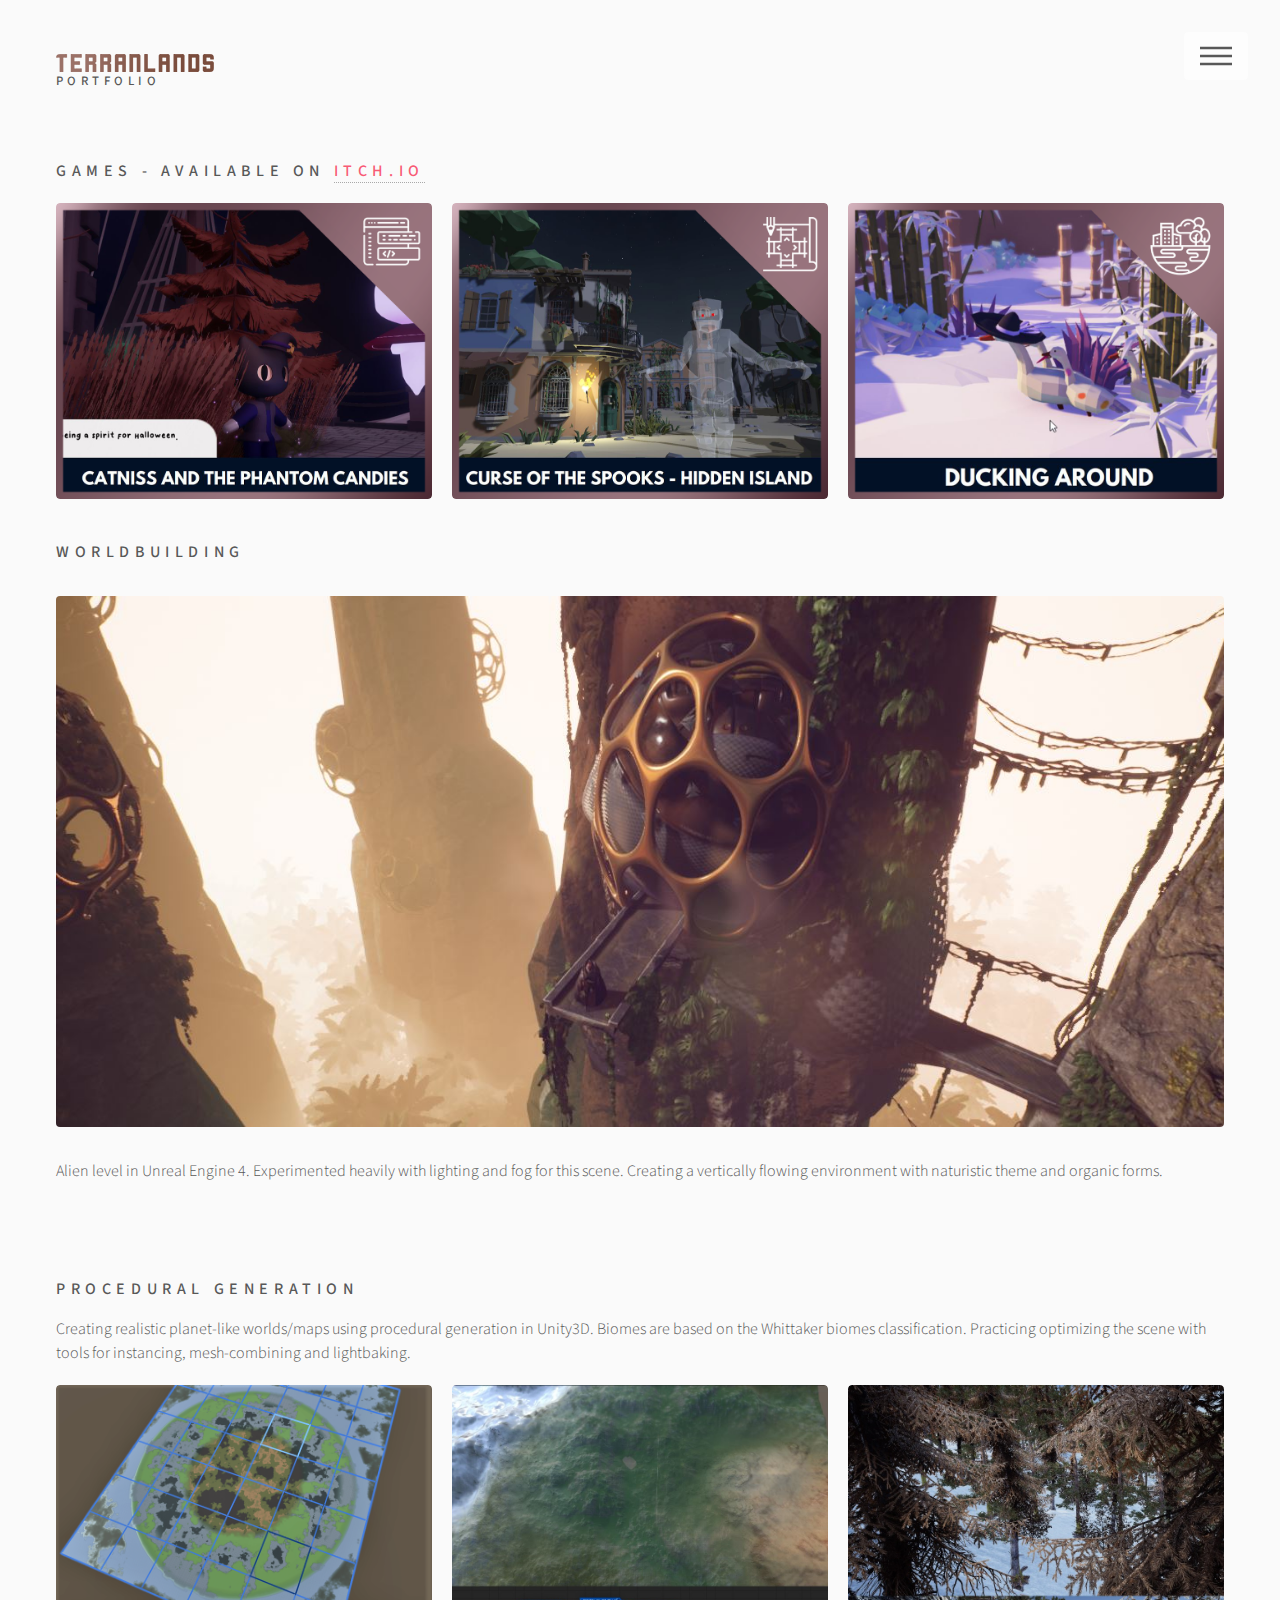
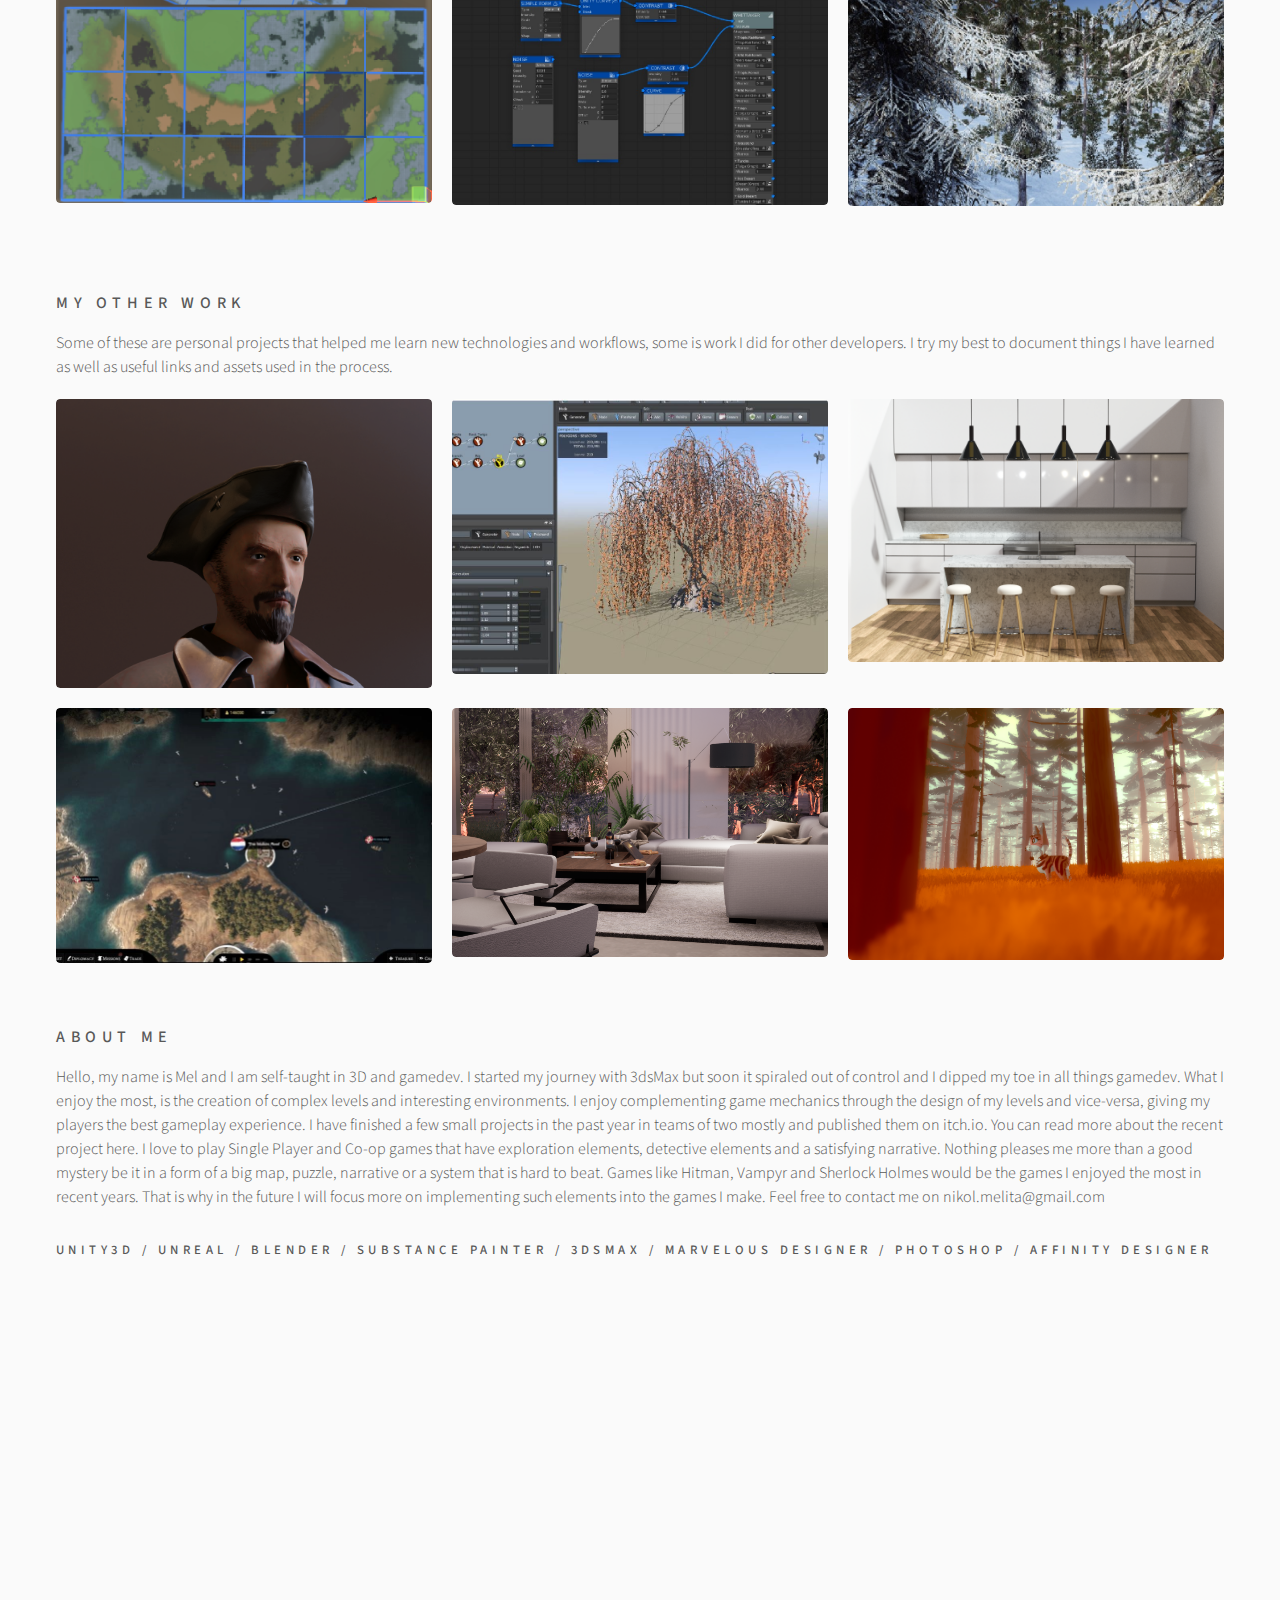
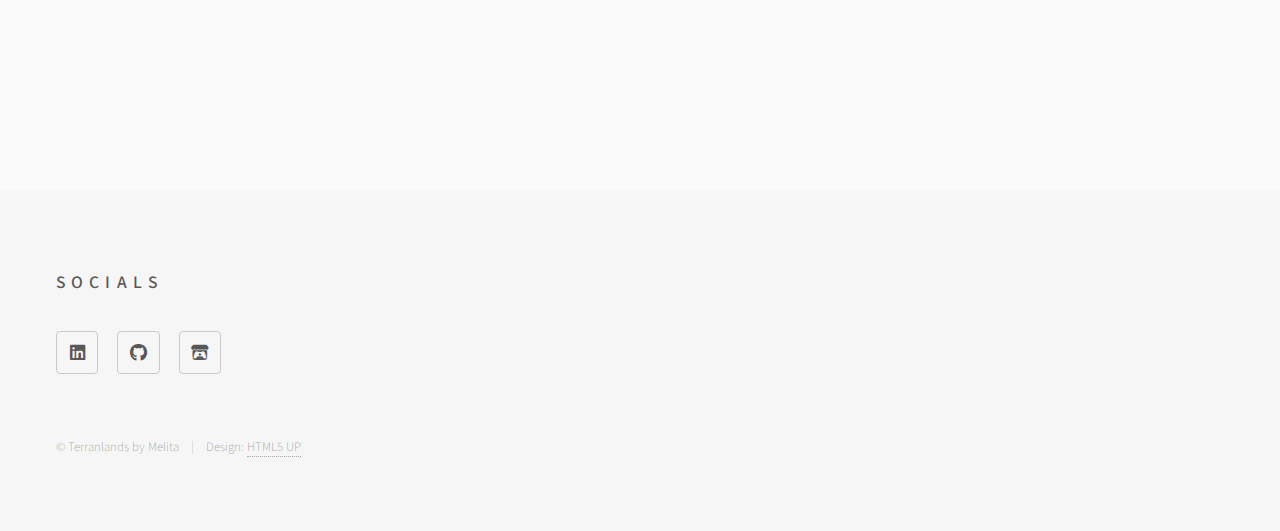
<file: index.html>
<!DOCTYPE HTML>
<!--
	Phantom by HTML5 UP upsidupis
	html5up.net | @ajlkn
	Free for personal and commercial use under the CCA 3.0 license (html5up.net/license)
-->
<html>
	<head>
		<title>Terranlands by Melita Ni - Portfolio</title>
		<meta charset="utf-8" />
		<meta name="viewport" content="width=device-width, initial-scale=1, user-scalable=no" />
		<link rel="stylesheet" href="assets/css/main.css" />
		<link rel="shortcut icon" href="favicon.ico" />
		<noscript><link rel="stylesheet" href="assets/css/noscript.css" /></noscript>
	</head>
	<body class="is-preload">
		<!-- Wrapper -->
			<div id="wrapper">
				<header id="header">
					<div class="inner">
							<a href="index.html" class="logo">
								<span class="image"><img src="images/small.png" alt="" />
									<h4>PORTFOLIO
									<br /></h4>
							</a>
							<nav>
								<ul>
									<li><a href="#menu">Menu</a></li>
								</ul>
							</nav>
					</div>
				</header>

				<!-- Menu -->
				<nav id="menu">
					<h2>Menu</h2>
					<ul>
						<li><a href="index.html">PORTFOLIO</a></li>
						<li><a href="devlog_leveldesign.html">Level Design</a></li>
						<li><a href="devlog_environmentdesign.html">Environment Design</a></li>
						<li><a href="devlog_testingunity3dassets.html">Dev Log</a></li>

						<li><a href="https://www.linkedin.com/in/melita-ni5566ni/">LINKEDIN</a></li>	
						<li><a href="https://melsgames.itch.io/">ITCHIO</a></li>							
						<li><a href="https://github.com/terranlands">GITHUB</a></li>
					</ul>
				</nav>

				<!-- Main -->
					<div id="main">
					<!--	<span class="image main"><img src="images/pic13.jpg" alt="" />
							
						</span>-->

						<div class="inner" style="margin-top:0;">
									<h3 style="margin-bottom:0;">GAMES - Available On  <a href="https://melsgames.itch.io/", style="color:rgb(248, 90, 117)">ITCH.IO</a></h3>
							<section class="tiles" style="margin-top:0;">
								<article class="">
									<span class="image">
										<img src="images/pic020.jpg" alt="" />
									</span>
									<a href="devlog_testingunity3dassets.html">
										<h2></h2>
										<div class="content">
											<p>TEAM OF 2 <br> Coding with "Vide Dialogues" - free asset on Unity Asset Store.</p>
										</div>
									</a>
								</article>
								
								<article class="style3">
									<span class="image">
										<img src="images/pic022.jpg" alt="" />
									</span>
									<a href="devlog_leveldesign.html">
										<h2></h2>
										<div class="content">
											<p> TEAM OF 2<br> Designing complex level and flow. Balancing elements.</p>
										</div>
									</a>
								</article>

								<article class="style2">
									<span class="image">
										<img src="images/pic021.jpg" alt="" />
									</span>
									<a href="devlog_environmentdesign.html">
										<h2></h2>
										<div class="content">
											<p> TEAM OF 3<br> Building a complete environment with assets from the Unity Store.</p>
										</div>
									</a>
								</article>

							</section>

							<section class="tiles">
					
								

							</section>
							


						</div>


						<div class="inner">
							<span>
								<h2><br /></h2>
								
								<h3>WORLDBUILDING<br /></h3>
								
								<span style="margin-bottom:2em;" class="image main"><img src="images/HiveWorld.jpg" alt="Hive World" style="max-width: 1200px; margin:auto ; " /></span>
								<!--<span style="margin-bottom:2em;" class="image main"><img src="images/Zoom.gif" alt="Hive World" style="width: 48%; margin:auto ; " /></span>-->
							
									<p style="max-width: 1200px; margin:auto; margin-bottom: 2em;" >Alien level in Unreal Engine 4. Experimented heavily with lighting and fog for this scene. Creating a vertically flowing environment with naturistic theme and organic forms. </p>
							
							</header>
						</div>

						<div class="inner">
							<header>
								<h2><br /></h2>
								
								<h3>Procedural Generation<br /></h3>
							<p style="margin-bottom: 0;">Creating realistic planet-like worlds/maps using procedural generation in Unity3D. Biomes are based on the Whittaker biomes classification. Practicing optimizing the scene with tools for instancing, mesh-combining and lightbaking. </p>

							</header>
								
							<section class="tiles" style="margin-top: 0;">
								<article class="">
									<span class="image">
										<img src="images/planetliketerrain.jpg" alt="" />
									</span>
									<a >
										<h2></h2>
										<div class="content">
											<p>Representation of two similar worlds, different colors representing biomes, but in two ways  / more spherical or maplike. The size can be any number of tiles. </p>
										</div>
									</a>
								</article>
								<article class="style2">
									<span class="image">
										<img src="images/transition.jpg" alt="" />
									</span>
									<a >
										<h2></h2>
										<div class="content">
											<p>Blending terrains of up to 10 different biomes.</p>
										</div>
									</a>
								</article>
								<article class="style3">
									<span class="image">
										<img src="images/seasonschange.jpg" alt="" />
									</span>
									<a >
										<h2></h2>
										<div class="content">
											<p>Same biome but different seasons.</p>
										</div>
									</a>
								</article>
							</section>
								<!--<span style="margin-bottom:2em;" class="image main"><img src="images/HiveWorld.jpg" alt="" style="width: 75% ; margin:auto ; " /></span>-->
							
						</div>
 

						<div class="inner">
							<header>
								<h2><br /></h2>
								<br />
								<h3>MY OTHER WORK<br /></h3>
								

								<p style="margin-bottom: 0;">Some of these are personal projects that helped me learn new technologies and workflows, some is work I did for other developers. I try my best to document things I have learned as well as 
									useful links and assets used in the process.</p>
							
							
							
							</header>
							
							
							
							
							<section class="tiles" style="margin-top: 0;"> 
<!-- 								
								<article class="">
									<span class="image">
										<img src="images/pic01.jpg" alt="" />
									</span>
									<a >
										<h2>marvelous designer</h2>
										<div class="content">
											<p>sense of large space in unreal, houdini assets, nice colors in unity good visuals, really finishing that art....</p>
										</div>
									</a>
								</article>
								<article class="style2">
									<span class="image">
										<img src="images/pic02.jpg" alt="" />
									</span>
									<a >
										<h2>assets</h2>
										<div class="content">
											<p>Sed nisl arcu euismod sit amet nisi lorem etiam dolor veroeros et feugiat.</p>
										</div>
									</a>
								</article>
								<article class="style3">
									<span class="image">
										<img src="images/pic03.jpg" alt="" />
									</span>
									<a > Fixed
										<h2>vroid</h2>
										<div class="content">
											<p>Sed nisl arcu euismod sit amet nisi lorem etiam dolor veroeros et feugiat.</p>
										</div>
									</a>
								</article> -->

								<article class="">
									<span class="image">
										<img src="images/pic01.jpg" alt="" />
									</span>
									<a >
										<h2></h2>
										<div class="content">
											<p>Sculpting the face using Blender. Texturing with Substance Painter. Adding apropriate clothing using Sketchfab assets.</p>
										</div>
									</a>
								</article>
								<article class="style2">
									<span class="image">
										<img src="images/pic02.jpg" alt="" />
									</span>
									<a >
										<h2></h2>
										<div class="content">
											<p>Learning SpeedTree with SpeedTree Learning Licence, to get familiar with the process.</p>
										</div>
									</a>
								</article>
								<article class="style3">
									<span class="image">
										<img src="images/pic03.jpg" alt="" />
									</span>
									<a >
										<h2></h2>
										<div class="content">
											<p>Modeling a kitchen in 3dsMax. Arnold Render.</p>
										</div>
									</a>
								</article>

								<article class="">
									<span class="image">
										<img src="images/pic57.jpg" alt="" />
									</span>
									<a >
										<h2></h2>
										<div class="content">
											<p>UX/UI design on Rise of Piracy / Developing the look and feel of the campaign map.</p>
										</div>
									</a>
								</article>
								<article class="style2">
									<span class="image">
										<img src="images/pic51.jpg" alt="" />
									</span>
									<a >
										<h2></h2>
										<div class="content">
											<p>Staging with Twinmotion.</p>
										</div>
									</a>
								</article>
								<article class="style3">
									<span class="image">
										<img src="images/pic52.jpg" alt="" />
									</span>
									<a >
										<h2></h2>
										<div class="content">
											<p>Environment design for a prototype. </p>
										</div>
									</a>
								</article>



									</a>

							</section>
						</div>


						<div class="inner">
							<header>
								<h2><br /></h2>
								
								<h3>ABOUT ME<br /></h3>

								<p> Hello, my name is Mel and I am self-taught in 3D and gamedev. I started my journey with 3dsMax but soon it spiraled out of control and I dipped my toe in all things gamedev. What I enjoy the most, is the creation of complex levels and interesting environments. I enjoy complementing game mechanics through the design of my levels and vice-versa, giving my players the best gameplay experience. I have
									finished a few small projects in the past year in teams of two mostly and
									published them on itch.io. You can read more about the recent project here. I love to play Single Player and Co-op games that have exploration elements, detective elements and a satisfying narrative.
									Nothing pleases me more than a good mystery be it in a form of a big map, puzzle, narrative or a system that is hard to beat. 
									Games like Hitman, Vampyr and Sherlock Holmes would be the games I enjoyed the most in recent years. 
									That is why in the future I will focus more on implementing such elements into the games I make. Feel free to contact me on nikol.melita@gmail.com </p>
									<h4>UNITY3D / UNREAL / BLENDER / SUBSTANCE PAINTER / 3dsMax / MARVELOUS DESIGNER / PHOTOSHOP / AFFINITY DESIGNER</h4>
									<h2><br /></h2>
							
							</header>
							<iframe width="490" height="340" src="https://www.youtube.com/embed/SODap6Kr93E" title="YouTube video player" frameborder="0" allow="accelerometer; autoplay; clipboard-write; encrypted-media; gyroscope; picture-in-picture" allowfullscreen></iframe>
							<iframe width="490" height="340" src="https://www.youtube.com/embed/y0qb2LjLzoA?start=404" title="YouTube video player" frameborder="0" allow="accelerometer; autoplay; clipboard-write; encrypted-media; gyroscope; picture-in-picture" allowfullscreen></iframe>
						</div>


					</div>
				<!-- Footer -->
					<footer id="footer">
						<div class="inner">
							<section>
								<h2>Socials</h2>
								<ul class="icons">
									<!--<li><a href="#" class="icon brands style2 fa-twitter"><span class="label">Twitter</span></a></li>-->
									<!--<li><a href="#" class="icon brands style2 fa-facebook-f"><span class="label">Gumroad</span></a></li>-->
									<li><a href="https://www.linkedin.com/in/melita-ni5566ni" class="icon brands style2 fa-linkedin"><span class="label">LinkedIn</span></a></li>
									<li><a href="https://github.com/terranlands" class="icon brands style2 fa-github"><span class="label">GitHub</span></a></li>
									<li><a href="https://melsgames.itch.io/" class="icon brands style2 fa-itch-io"><span class="label">Itch.io</span></a></li>
									<!--<li><a href="#" class="icon solid style2 fa-envelope"><span class="label">Artstation</span></a></li>-->

								</ul>
							</section>
							<ul class="copyright">
								<li>&copy; Terranlands by Melita</li><li>Design: <a href="http://html5up.net">HTML5 UP</a></li>
							</ul>
						</div>
					</footer>

			</div>

		<!-- Scripts -->
			<script src="assets/js/jquery.min.js"></script>
			<script src="assets/js/browser.min.js"></script>
			<script src="assets/js/breakpoints.min.js"></script>
			<script src="assets/js/util.js"></script>
			<script src="assets/js/main.js"></script>

	</body>
</html>
</file>
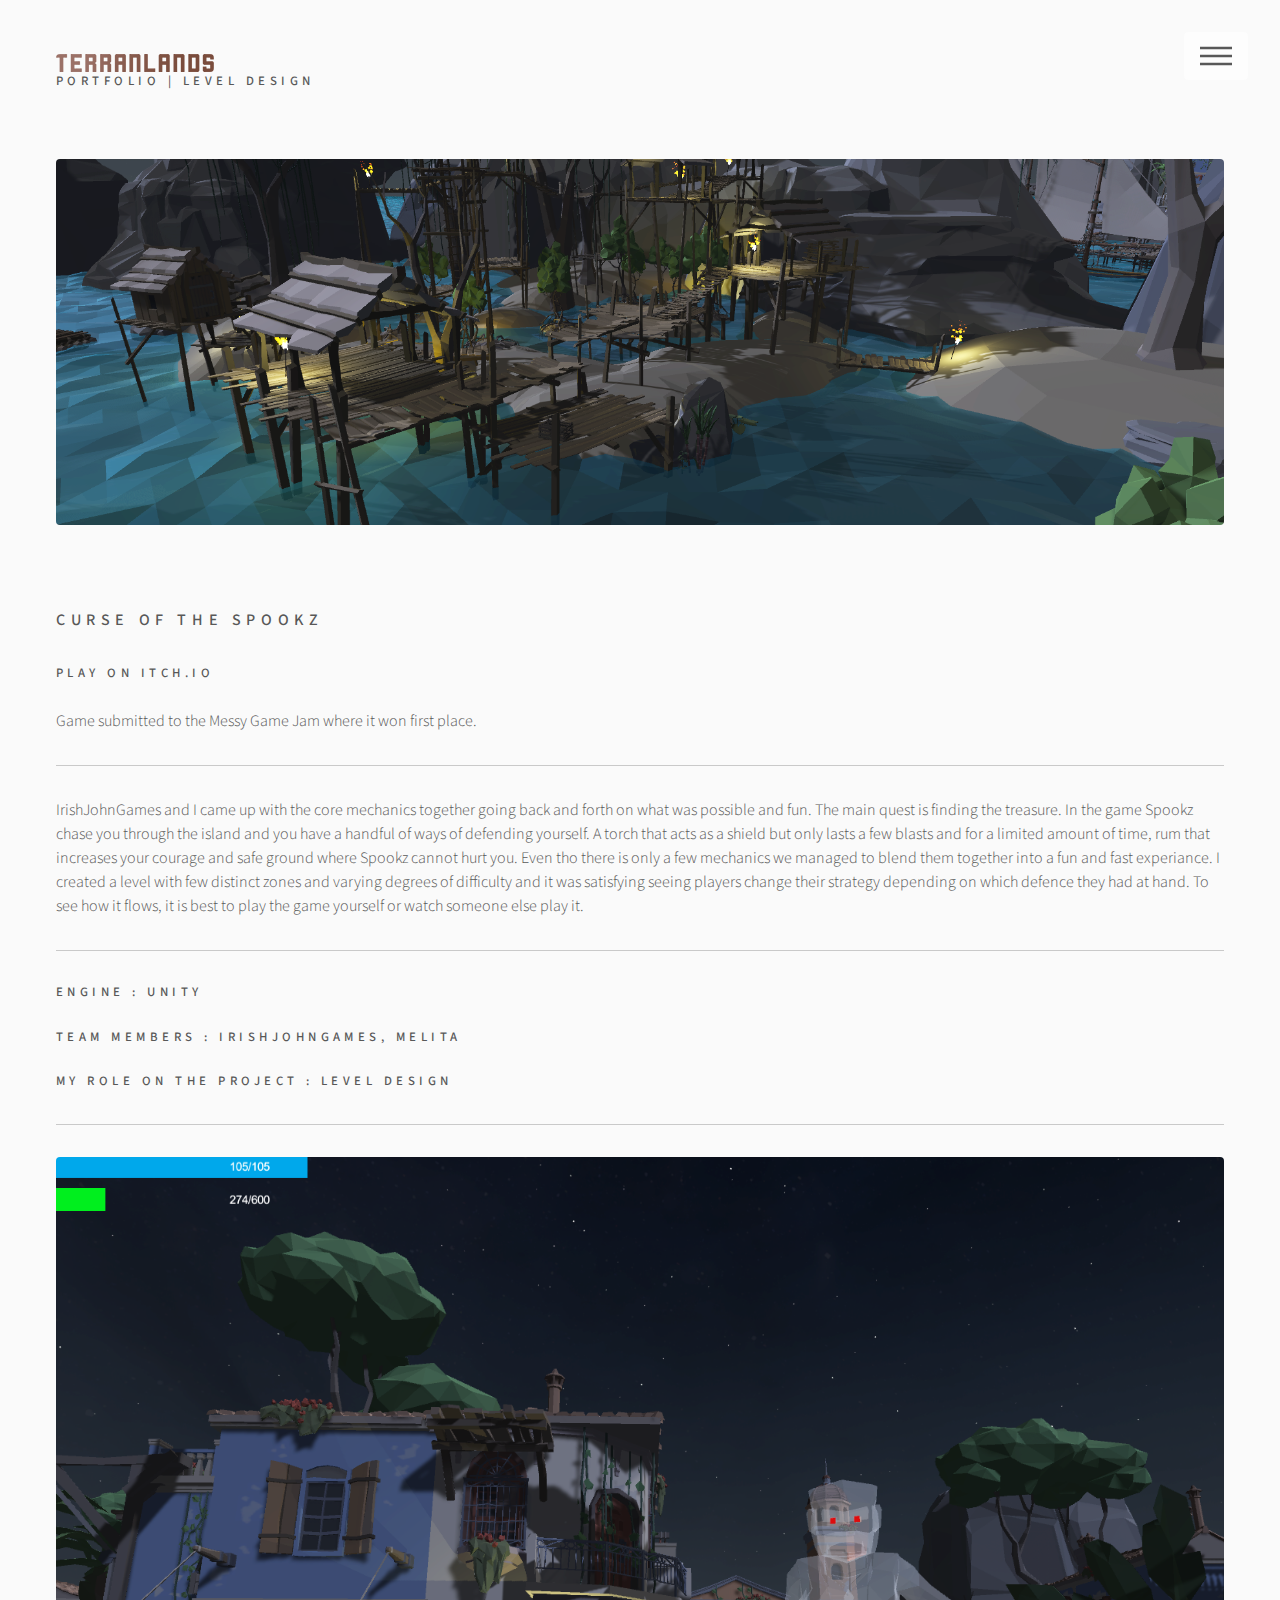
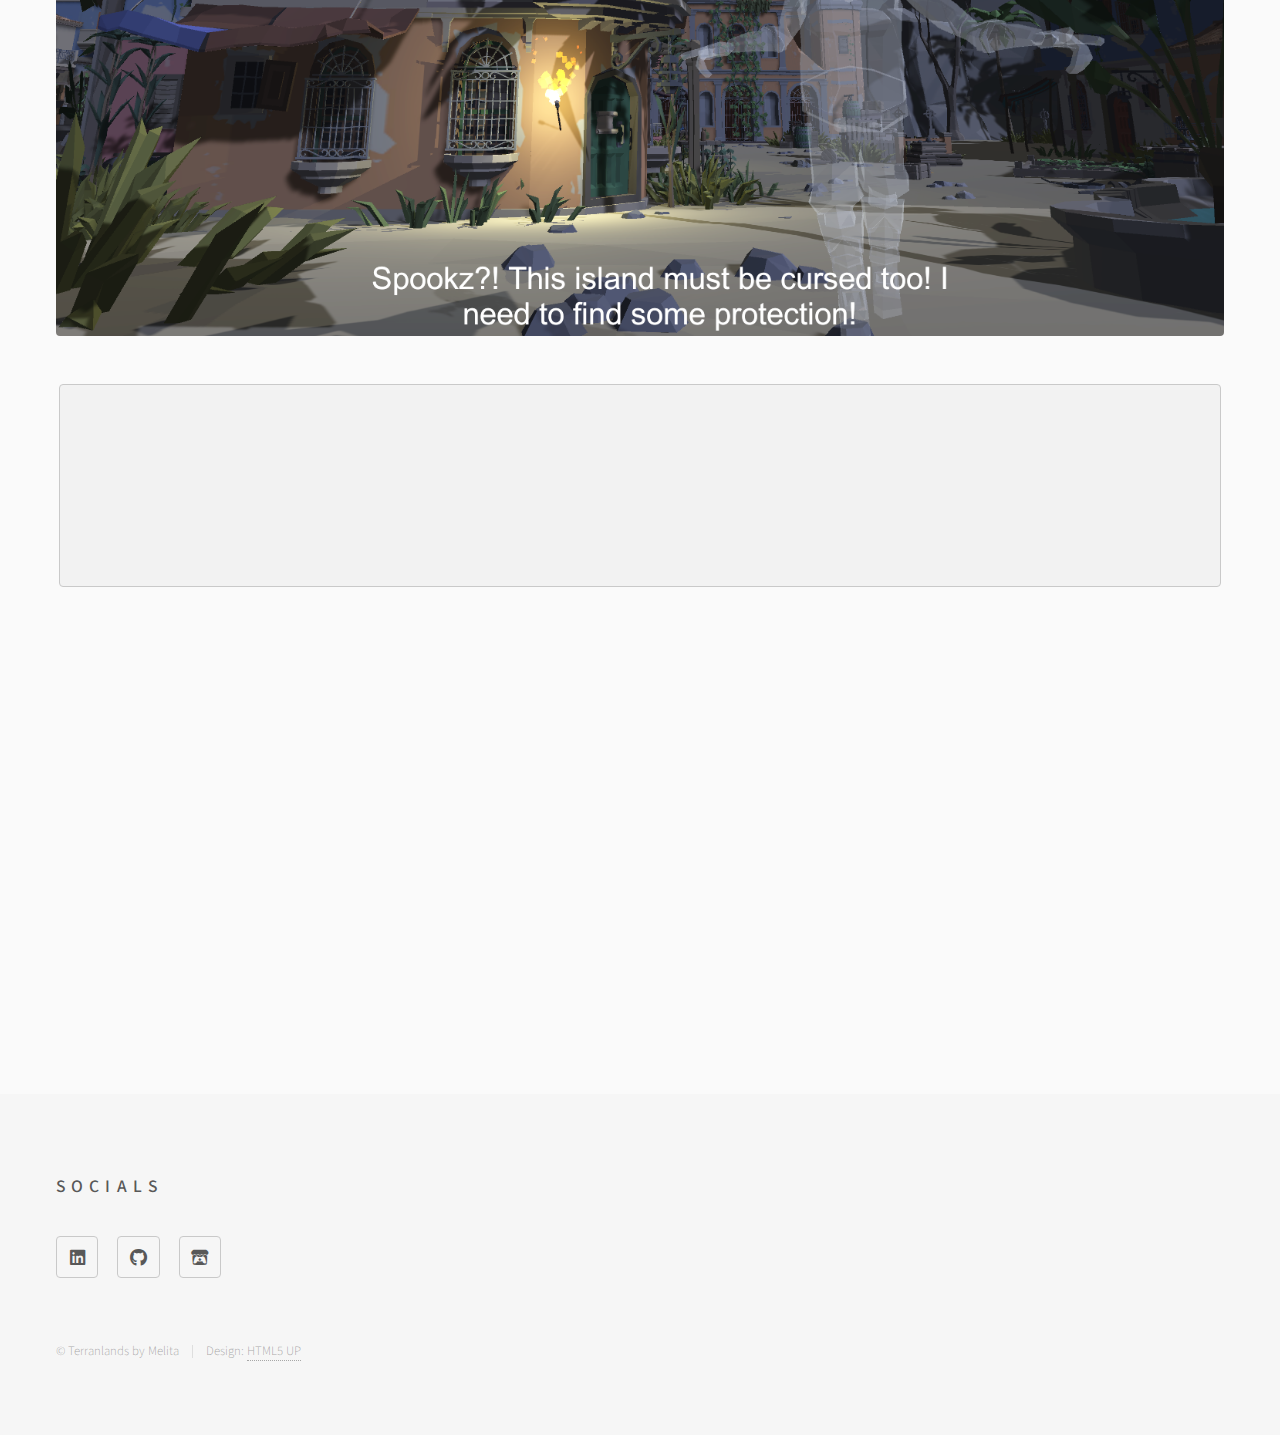
<file: devlog_leveldesign.html>
<!DOCTYPE HTML>
<!--
	Phantom by HTML5 UP
	html5up.net | @ajlkn
	Free for personal and commercial use under the CCA 3.0 license (html5up.net/license)
-->
<html>
	<head>
		<title>Terranlands by Melita Ni - Portfolio</title>
		<meta charset="utf-8" />
		<meta name="viewport" content="width=device-width, initial-scale=1, user-scalable=no" />
		<link rel="stylesheet" href="assets/css/main.css" />
		<link rel="shortcut icon" href="favicon.ico" />
		<noscript><link rel="stylesheet" href="assets/css/noscript.css" /></noscript>
	</head>
	<body class="is-preload">
		<!-- Wrapper -->
			<div id="wrapper">
				<header id="header">
					<div class="inner">
							<a href="index.html" class="logo">
								<span class="image"><img src="images/small.png" alt="" />
									<h4>PORTFOLIO | LEVEL DESIGN
									<br /></h4>
							</a>
							<nav>
								<ul>
									<li><a href="#menu">Menu</a></li>
								</ul>
							</nav>
					</div>
				</header>
				<!-- Menu -->
				<nav id="menu">
					<h2>Menu</h2>
					<ul>
						<li><a href="index.html">PORTFOLIO</a></li>
						<li><a href="devlog_leveldesign.html">Level Design</a></li>
						<li><a href="devlog_environmentdesign.html">Environment Design</a></li>
						<li><a href="devlog_testingunity3dassets.html">Dev Log</a></li>
						
						<li><a href="https://www.linkedin.com/in/melita-ni5566ni/">LINKEDIN</a></li>	
						<li><a href="https://melsgames.itch.io/">ITCHIO</a></li>							
						<li><a href="https://github.com/terranlands">GITHUB</a></li>
					</ul>
				</nav>

				<!-- Main -->
					<div id="main">
						<div class="inner">
							
							<span class="image main"><img src="images/pic30.jpg" alt="" />

	
							</span>
							<div class="row">
								<div class="col-6 col-12-medium">


									   
									   <h2></h2>
<h3>Curse of the spookz </h3>
<h5>play on itch.io</h5>
								</div>

</div>						
									   
			 
							<p> Game submitted to the Messy Game Jam where it won first place. <hr />
								IrishJohnGames and I came up with the core mechanics together going back and forth on what was possible and fun. 
								The main quest is finding the treasure. In the game Spookz chase you through the island and you have a handful of ways of defending yourself. A torch that acts as a shield but only lasts a few blasts and for a limited amount of time, rum that increases your courage and safe ground where Spookz cannot hurt you.  Even tho there is only a few mechanics we managed to blend them together into a fun and fast experiance. I created a level with few distinct zones and varying degrees of difficulty and it was satisfying seeing players change their strategy depending on which defence they had at hand. To see how it flows, it is best to play the game yourself or watch someone else play it. 
								</p>
							<hr />
							<h4>ENGINE :  Unity </h4><h4>TEAM MEMBERS : IRISHJOHNGAMES, MELITA  </h4>		<h4>MY ROLE ON THE PROJECT : LEVEL DESIGN</h4>	
							<hr />
							<span class="image main"><img src="images/pic89.jpg" alt="" />

	
							</span>
							



							<pre><code><iframe src="https://itch.io/embed/806823" width="552" height="167" frameborder="0"><a href="https://irishjohngames.itch.io/curse-of-the-spookz-hidden-island">Curse of the Spookz: Hidden Island ( 3d action adventure ) by IrishJohnGames, MelsGames</a></iframe></code></pre>
							<iframe width="490" height="340" src="https://www.youtube.com/embed/y0qb2LjLzoA?start=404" title="YouTube video player" frameborder="0" allow="accelerometer; autoplay; clipboard-write; encrypted-media; gyroscope; picture-in-picture" allowfullscreen></iframe>
						
						
							<h2></h2>
					</div>
				</div>
				<!-- Footer -->
				<footer id="footer">
					<div class="inner">
						<section>
							<h2>Socials</h2>
							<ul class="icons">
								<!--<li><a href="#" class="icon brands style2 fa-twitter"><span class="label">Twitter</span></a></li>-->
								<!--<li><a href="#" class="icon brands style2 fa-facebook-f"><span class="label">Gumroad</span></a></li>-->
								<li><a href="https://www.linkedin.com/in/melita-ni5566ni" class="icon brands style2 fa-linkedin"><span class="label">LinkedIn</span></a></li>
								<li><a href="https://github.com/terranlands" class="icon brands style2 fa-github"><span class="label">GitHub</span></a></li>
								<li><a href="https://melsgames.itch.io/" class="icon brands style2 fa-itch-io"><span class="label">Itch.io</span></a></li>
								<!--<li><a href="#" class="icon solid style2 fa-envelope"><span class="label">Artstation</span></a></li>-->

							</ul>
						</section>
						<ul class="copyright">
							<li>&copy; Terranlands by Melita</li><li>Design: <a href="http://html5up.net">HTML5 UP</a></li>
						</ul>
					</div>
				</footer>

		<!-- Scripts -->
			<script src="assets/js/jquery.min.js"></script>
			<script src="assets/js/browser.min.js"></script>
			<script src="assets/js/breakpoints.min.js"></script>
			<script src="assets/js/util.js"></script>
			<script src="assets/js/main.js"></script>

	</body>
</html>
</file>
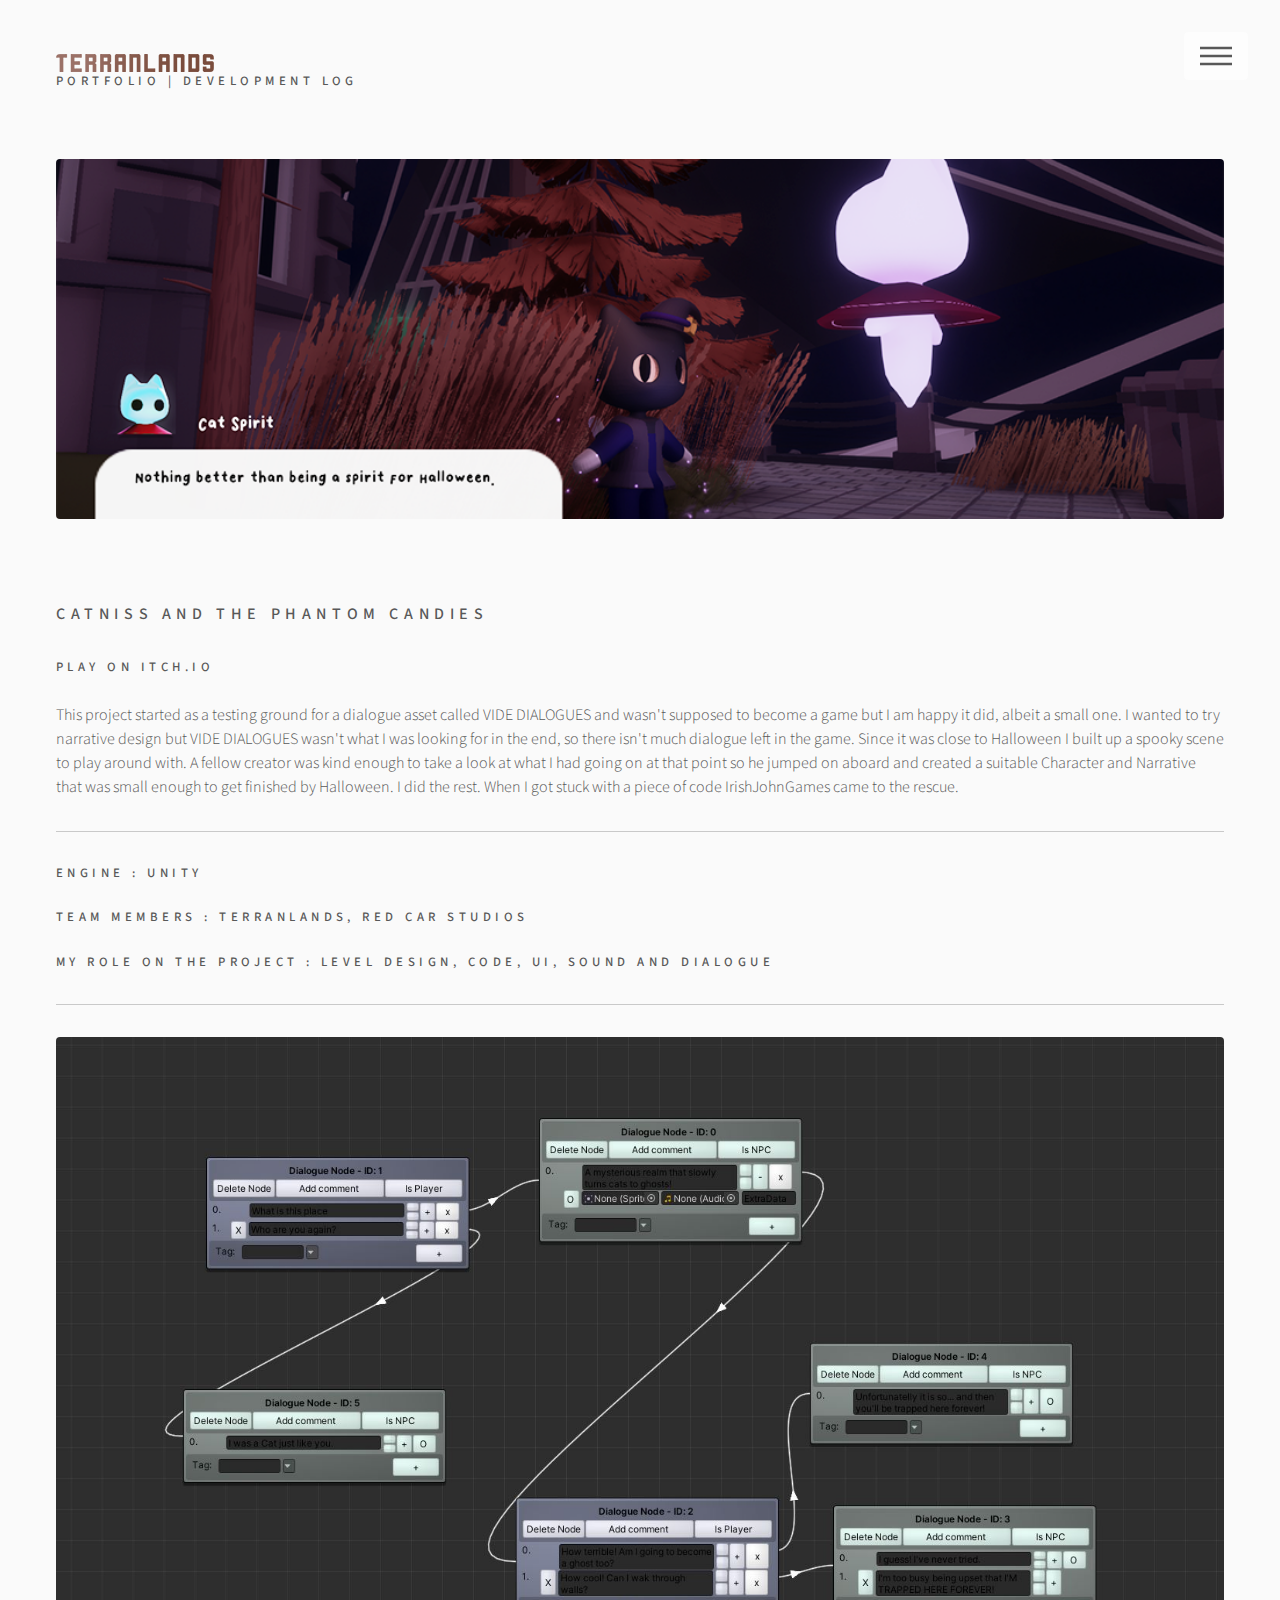
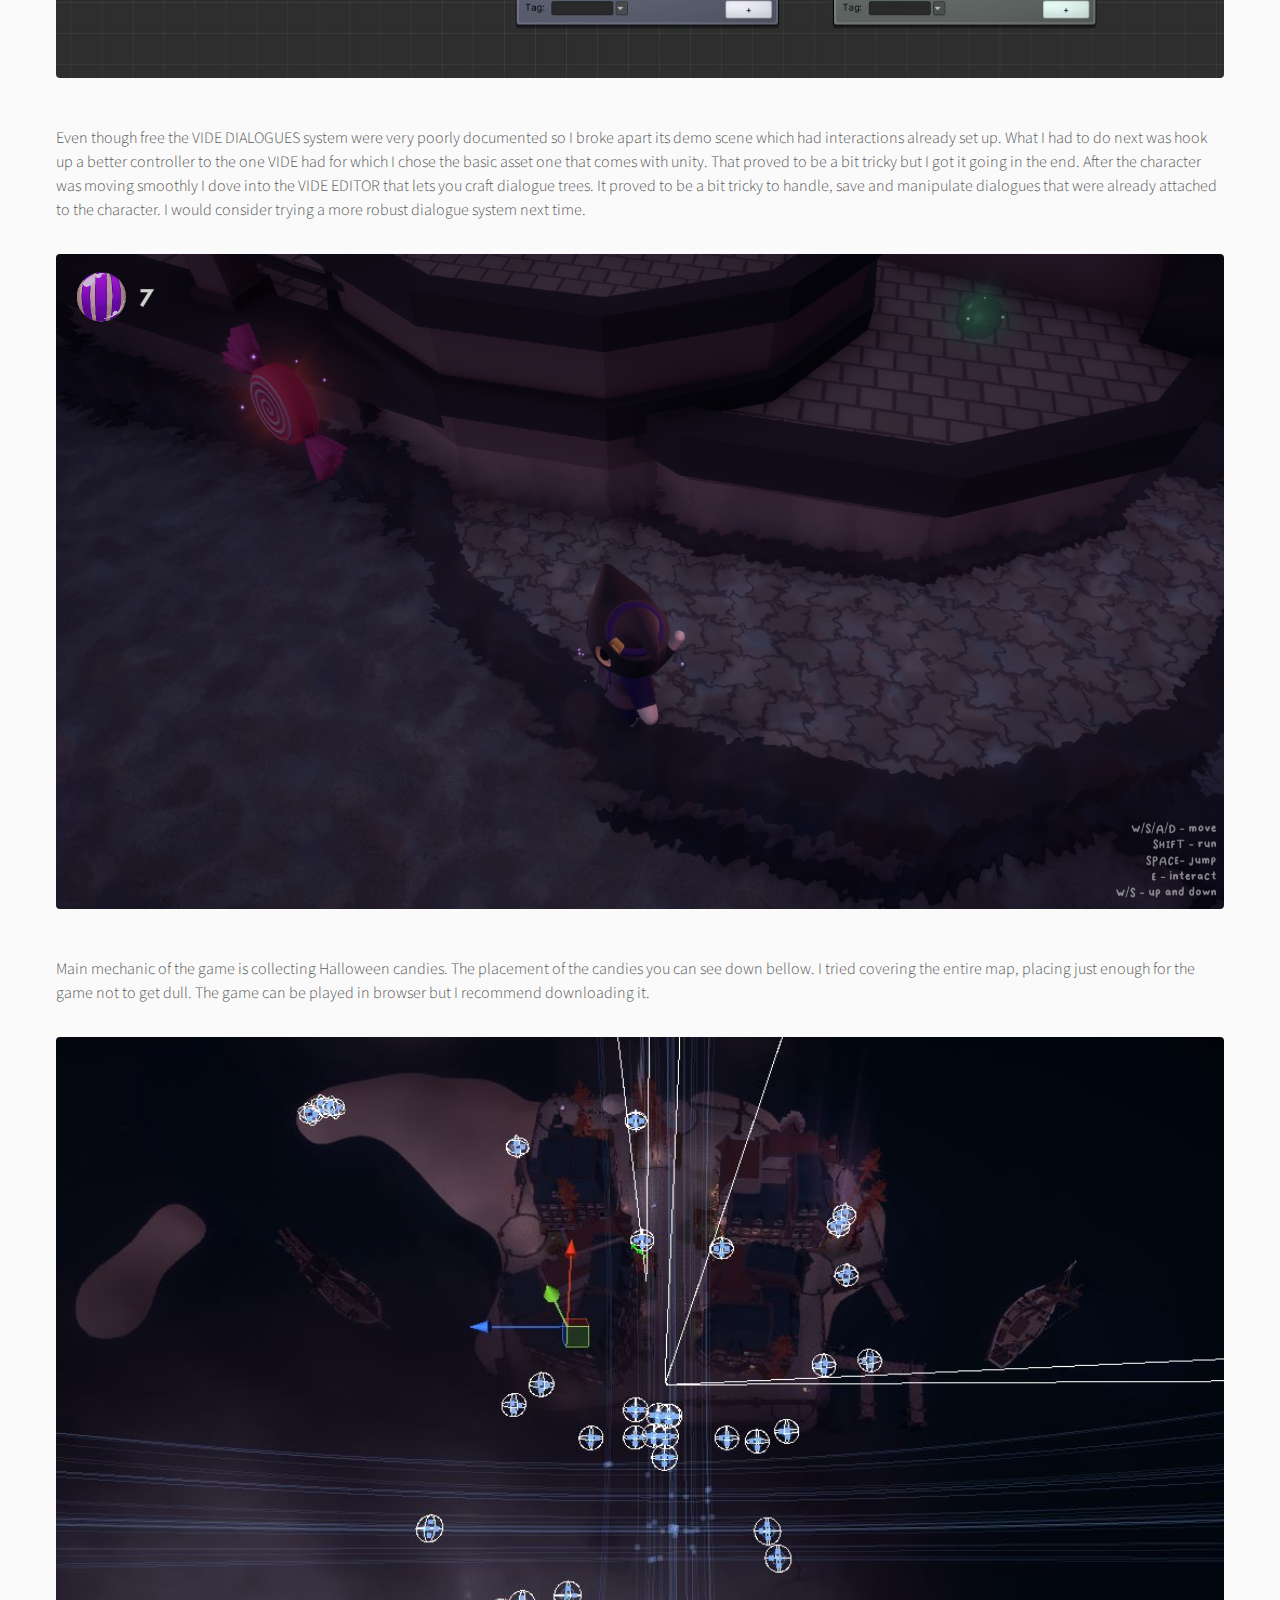
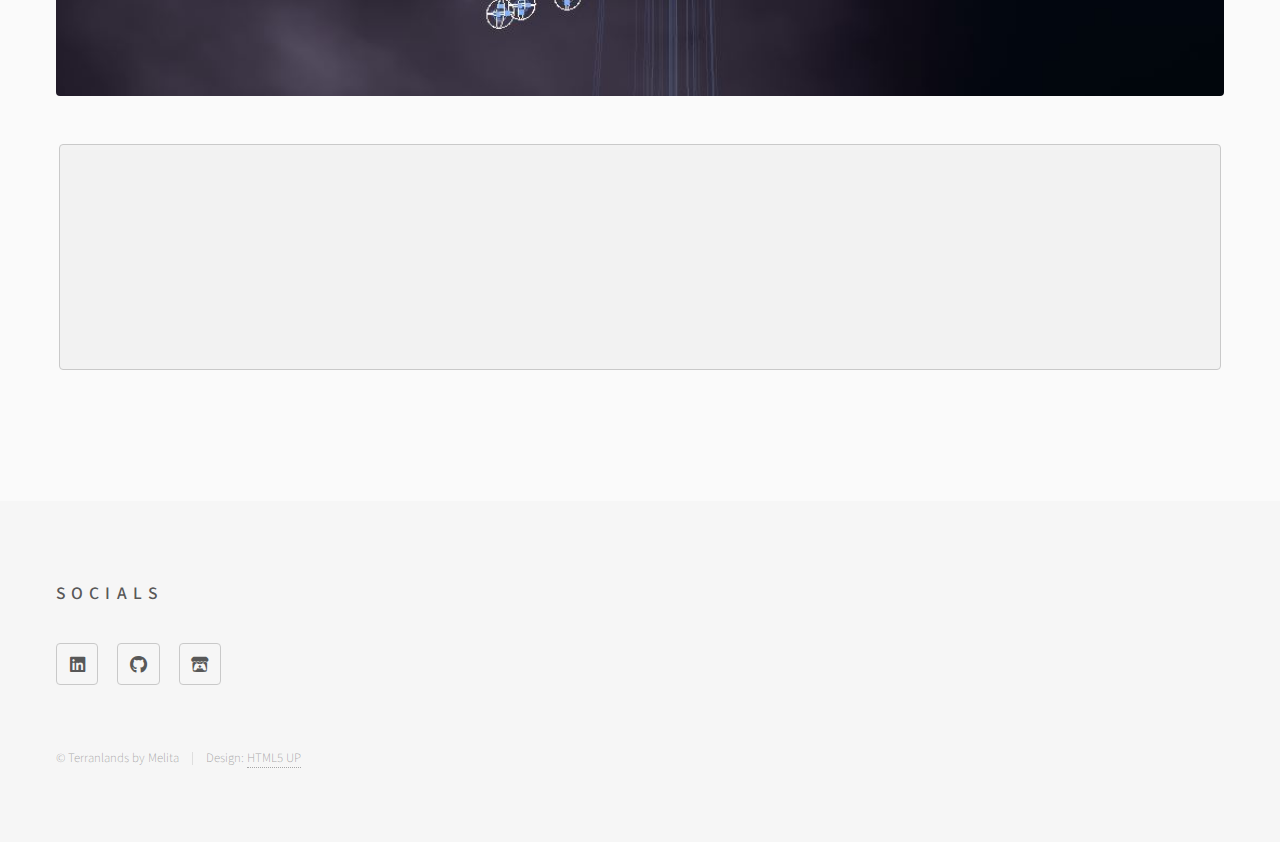
<file: devlog_testingunity3dassets.html>
<!DOCTYPE HTML>
<!--
	Phantom by HTML5 UP
	html5up.net | @ajlkn
	Free for personal and commercial use under the CCA 3.0 license (html5up.net/license)
-->
<html>
	<head>
		<title>Terranlands by Melita Ni - Portfolio</title>
		<meta charset="utf-8" />
		<meta name="viewport" content="width=device-width, initial-scale=1, user-scalable=no" />
		<link rel="stylesheet" href="assets/css/main.css" />
		<link rel="shortcut icon" href="favicon.ico" />
		<noscript><link rel="stylesheet" href="assets/css/noscript.css" /></noscript>
	</head>
	<body class="is-preload">
		<!-- Wrapper -->
			<div id="wrapper">
				<header id="header">
					<div class="inner">
							<a href="index.html" class="logo">
								<span class="image"><img src="images/small.png" alt="" />
									<h4>PORTFOLIO | DEVELOPMENT LOG
									<br /></h4>
							</a>
							<nav>
								<ul>
									<li><a href="#menu">Menu</a></li>
								</ul>
							</nav>
					</div>
				</header>

				<!-- Menu -->
				<nav id="menu">
					<h2>Menu</h2>
					<ul>
						<li><a href="index.html">PORTFOLIO</a></li>
						<li><a href="devlog_leveldesign.html">Level Design</a></li>
						<li><a href="devlog_environmentdesign.html">Environment Design</a></li>
						<li><a href="devlog_testingunity3dassets.html">Dev Log</a></li>
						
						<li><a href="https://www.linkedin.com/in/melita-ni5566ni/">LINKEDIN</a></li>	
						<li><a href="https://melsgames.itch.io/">ITCHIO</a></li>							
						<li><a href="https://github.com/terranlands">GITHUB</a></li>
					</ul>
				</nav>
				<!-- Main -->
					<div id="main">
						<div class="inner">

							<span class="image main"><img src="images/pic64.jpg" alt="" />

	
							</span>
							<div class="row">
								<div class="col-6 col-12-medium">


									   
									   <h2></h2>
<h3>catniss and the phantom candies </h3>
<h5>play on itch.io</h5>
								</div>

</div>						
									   
			 
							<p>This project started as a testing ground for a dialogue asset called VIDE DIALOGUES and wasn't supposed to become a game but I am happy it did, albeit a small one. I wanted to try narrative design but VIDE DIALOGUES wasn't what I was looking for in the end, so there isn't much dialogue left in the game.
								 Since it was close to Halloween I built up a spooky scene to play around with. A fellow creator was kind enough to take a look at what I had going on at that point so he jumped on aboard and created a suitable Character and Narrative that was small enough to get finished by Halloween. I did the rest. When I got stuck with a piece of code IrishJohnGames came to the rescue.</p>
							
								  
								</p>
							<hr />
							<h4>ENGINE :  Unity </h4><h4>TEAM MEMBERS : TERRANLANDS, RED CAR STUDIOS  </h4>		<h4>MY ROLE ON THE PROJECT : LEVEL DESIGN, CODE, UI, SOUND and DIALOGUE</h4>	
							<hr />
							<span class="image main"><img src="images/pic120.jpg" alt="" />

	
							</span>
							


							
							

							<p> Even though free the VIDE DIALOGUES system were very poorly documented so I broke apart its demo scene which had interactions already set up. What I had to do next was hook up a better controller to the one VIDE had for which I chose the basic asset one that comes with unity. That proved to be a bit tricky but I got it going in the end. After the character was moving smoothly I dove into the VIDE EDITOR that lets you craft dialogue trees.
								It proved to be a bit tricky to handle, save and manipulate dialogues that were already attached to the character. I would consider trying a more robust dialogue system next time. </p>
							<span class="image main"><img src="images/pic12s0.jpg" alt="" />

	
							</span>
							<p>Main mechanic of the game is collecting Halloween candies. The placement of the candies you can see down bellow. I tried covering the entire map, placing just enough for the game not to get dull. The game can be played in browser but I recommend downloading it. </p>
							<span class="image main"><img src="images/pic111.jpg" alt="" />

	
							</span>
							

							<pre><code><iframe src="https://itch.io/embed/1255656" height="167" width="552" frameborder="0"><a href="https://melsgames.itch.io/catniss-and-the-phantom-candies">Catniss and the Phantom Candies / Cute 3D Spooky Browser / by MelsGames, Red Car Studios</a></iframe>
							</code></pre>
							<h2></h2>
					</div>
				</div>
				<!-- Footer -->
				<footer id="footer">
					<div class="inner">
						<section>
							<h2>Socials</h2>
							<ul class="icons">
								<!--<li><a href="#" class="icon brands style2 fa-twitter"><span class="label">Twitter</span></a></li>-->
								<!--<li><a href="#" class="icon brands style2 fa-facebook-f"><span class="label">Gumroad</span></a></li>-->
								<li><a href="https://www.linkedin.com/in/melita-ni5566ni" class="icon brands style2 fa-linkedin"><span class="label">LinkedIn</span></a></li>
								<li><a href="https://github.com/terranlands" class="icon brands style2 fa-github"><span class="label">GitHub</span></a></li>
								<li><a href="https://melsgames.itch.io/" class="icon brands style2 fa-itch-io"><span class="label">Itch.io</span></a></li>
								<!--<li><a href="#" class="icon solid style2 fa-envelope"><span class="label">Artstation</span></a></li>-->

							</ul>
						</section>
						<ul class="copyright">
							<li>&copy; Terranlands by Melita</li><li>Design: <a href="http://html5up.net">HTML5 UP</a></li>
						</ul>
					</div>
				</footer>

		<!-- Scripts -->
			<script src="assets/js/jquery.min.js"></script>
			<script src="assets/js/browser.min.js"></script>
			<script src="assets/js/breakpoints.min.js"></script>
			<script src="assets/js/util.js"></script>
			<script src="assets/js/main.js"></script>

	</body>
</html>
</file>
<file: assets/css/noscript.css>
/*
	Phantom by HTML5 UP
	html5up.net | @ajlkn
	Free for personal and commercial use under the CCA 3.0 license (html5up.net/license)
*/

/* Tiles */

	body.is-preload .tiles article {
		-moz-transform: none;
		-webkit-transform: none;
		-ms-transform: none;
		transform: none;
		opacity: 1;
	}
</file>
<file: assets/css/main.css>
@import url(fontawesome-all.min.css);
@import url("https://fonts.googleapis.com/css?family=Source+Sans+Pro:300,700,900");
@import url('https://fonts.googleapis.com/css2?family=Didact+Gothic&family=Russo+One&family=Yantramanav&display=swap');
@import url('https://fonts.googleapis.com/css2?family=Didact+Gothic&family=Yantramanav&display=swap');
/*
	Phantom by HTML5 UP
	html5up.net | @ajlkn
	Free for personal and commercial use under the CCA 3.0 license (html5up.net/license)
*/

html, body, div, span, applet, object,
iframe, h1, h2, h3, h4, h5, h6, p, blockquote,
pre, a, abbr, acronym, address, big, cite,
code, del, dfn, em, img, ins, kbd, q, s, samp,
small, strike, strong, sub, sup, tt, var, b,
u, i, center, dl, dt, dd, ol, ul, li, fieldset,
form, label, legend, table, caption, tbody,
tfoot, thead, tr, th, td, article, aside,
canvas, details, embed, figure, figcaption,
footer, header, hgroup, menu, nav, output, ruby,
section, summary, time, mark, audio, video {
	margin: 0;
	padding: 0;
	border: 0;
	font-size: 100%;
	font: inherit;
	vertical-align: baseline;}

article, aside, details, figcaption, figure,
footer, header, hgroup, menu, nav, section {
	display: block;}

body {
	line-height: 1;
}

ol, ul {
	list-style: none;
}

blockquote, q {
	quotes: none;
}

	blockquote:before, blockquote:after, q:before, q:after {
		content: '';
		content: none;
	}

table {
	border-collapse: collapse;
	border-spacing: 0;
}

body {
	-webkit-text-size-adjust: none;
}

mark {
	background-color: transparent;
	color: inherit;
}

input::-moz-focus-inner {
	border: 0;
	padding: 0;
}

input, select, textarea {
	-moz-appearance: none;
	-webkit-appearance: none;
	-ms-appearance: none;
	appearance: none;
}

/* Basic */

	@-ms-viewport {
		width: device-width;
	}

	body {
		-ms-overflow-style: scrollbar;
	}

	@media screen and (max-width: 480px) {

		html, body {
			min-width: 320px;
		}

	}

	html {
		box-sizing: border-box;
	}

	*, *:before, *:after {
		box-sizing: inherit;
	}

	body {
		background: #fafafa;
	}

		body.is-preload *, body.is-preload *:before, body.is-preload *:after {
			-moz-animation: none !important;
			-webkit-animation: none !important;
			-ms-animation: none !important;
			animation: none !important;
			-moz-transition: none !important;
			-webkit-transition: none !important;
			-ms-transition: none !important;
			transition: none !important;
		}

/* Type */

	body, input, select, textarea {
		color: #585858;
		font-family: 'Source Sans Pro', sans-serif;
		font-size: 16pt;
		font-weight: 300;
		line-height: 1.5;
	}

		@media screen and (max-width: 1680px) {

			body, input, select, textarea {
				font-size: 14pt;
			}

		}

		@media screen and (max-width: 1280px) {

			body, input, select, textarea {
				font-size: 12pt;
			}

		}

	a {
		-moz-transition: border-bottom-color 0.2s ease, color 0.2s ease;
		-webkit-transition: border-bottom-color 0.2s ease, color 0.2s ease;
		-ms-transition: border-bottom-color 0.2s ease, color 0.2s ease;
		transition: border-bottom-color 0.2s ease, color 0.2s ease;
		text-decoration: none;
		color: #585858;
		border-bottom: dotted 1px rgba(88, 88, 88, 0.5);
	}

		a:hover {
			border-bottom-color: transparent;
			color: #f2849e !important;
		}

	strong, b {
		font-weight: 900;
	}

	em, i {
		font-style: italic;
	}

	p {
		margin: 0 0 2em 0;
	}

	h1 {
		font-family: 'Source Sans Pro', sans-serif;
		font-size: 1.35em;
		font-weight: 400;
		line-height: 1.3;
		margin: 0 0 1em 0;
		letter-spacing: 0.035em;
	}

		h1 a {
			color: inherit;
		}

		@media screen and (max-width: 736px) {

			h1 {
				
				font-size: 1em;
				margin: 0 0 1em 0;
			}

		}

		@media screen and (max-width: 360px) {

			h1 {
				font-size: 1.75em;
			}

		}

	h2, h3, h4, h5, h6 {
		font-weight: 500;
		line-height: 1.5;
		margin: 0 0 2em 0;
		text-transform: uppercase;
		letter-spacing: 0.35em;
	}

		h2 a, h3 a, h4 a, h5 a, h6 a {
			color: inherit;
		}

	h2 {
		font-size: 1.1em;
	}

	h3 {
		font-size: 1em;
	}

	h4 {
		font-size: 0.8em;
	}

	h5 {
		font-size: 0.8em;
	}

	h6 {
		font-size: 0.8em;
	}

	@media screen and (max-width: 980px) {

		h1 br, h2 br, h3 br, h4 br, h5 br, h6 br {
			display: none;
		}

	}

	@media screen and (max-width: 736px) {

		h2 {
			font-size: 0.2em;
		}

		h3 {
			font-size: 0.8em;
		}

	}

	sub {
		font-size: 0.8em;
		position: relative;
		top: 0.5em;
	}

	sup {
		font-size: 0.8em;
		position: relative;
		top: -0.5em;
	}

	blockquote {
		border-left: solid 4px #c9c9c9;
		font-style: italic;
		margin: 0 0 2em 0;
		padding: 0.5em 0 0.5em 2em;
	}

	code {
		background: rgba(144, 144, 144, 0.075);
		border-radius: 4px;
		border: solid 1px #c9c9c9;
		font-family: 'Yantramanav', sans-serif;
		font-size: 0.9em;
		margin: 0 0.25em;
		padding: 0.25em 0.65em;
	}

	pre {
		-webkit-overflow-scrolling: touch;
		font-family: 'Didact Gothic', sans-serif;
		font-size: 0.9em;
		margin: 0 0 2em 0;
	}

		pre code {
			display: block;
			line-height: 1.75;
			padding: 1em 1.5em;
			overflow-x: auto;
		}

	hr {
		border: 0;
		border-bottom: solid 1px #c9c9c9;
		margin: 2em 0;
	}

		hr.major {
			margin: 3em 0;
		}

	.align-left {
		text-align: left;
	}

	.align-center {
		text-align: center;
	}

	.align-right {
		text-align: right;
	}

/* Row */

	.row {
		display: flex;
		flex-wrap: wrap;
		box-sizing: border-box;
		align-items: stretch;
	}

		.row > * {
			box-sizing: border-box;
		}

		.row.gtr-uniform > * > :last-child {
			margin-bottom: 0;
		}

		.row.aln-left {
			justify-content: flex-start;
		}

		.row.aln-center {
			justify-content: center;
		}

		.row.aln-right {
			justify-content: flex-end;
		}

		.row.aln-top {
			align-items: flex-start;
		}

		.row.aln-middle {
			align-items: center;
		}

		.row.aln-bottom {
			align-items: flex-end;
		}

		.row > .imp {
			order: -1;
		}

		.row > .col-1 {
			width: 8.33333%;
		}

		.row > .off-1 {
			margin-left: 8.33333%;
		}

		.row > .col-2 {
			width: 16.66667%;
		}

		.row > .off-2 {
			margin-left: 16.66667%;
		}

		.row > .col-3 {
			width: 25%;
		}

		.row > .off-3 {
			margin-left: 25%;
		}

		.row > .col-4 {
			width: 33.33333%;
		}

		.row > .off-4 {
			margin-left: 33.33333%;
		}

		.row > .col-5 {
			width: 41.66667%;
		}

		.row > .off-5 {
			margin-left: 41.66667%;
		}

		.row > .col-6 {
			width: 50%;
		}

		.row > .off-6 {
			margin-left: 50%;
		}

		.row > .col-7 {
			width: 58.33333%;
		}

		.row > .off-7 {
			margin-left: 58.33333%;
		}

		.row > .col-8 {
			width: 66.66667%;
		}

		.row > .off-8 {
			margin-left: 66.66667%;
		}

		.row > .col-9 {
			width: 75%;
		}

		.row > .off-9 {
			margin-left: 75%;
		}

		.row > .col-10 {
			width: 83.33333%;
		}

		.row > .off-10 {
			margin-left: 83.33333%;
		}

		.row > .col-11 {
			width: 91.66667%;
		}

		.row > .off-11 {
			margin-left: 91.66667%;
		}

		.row > .col-12 {
			width: 100%;
		}

		.row > .off-12 {
			margin-left: 100%;
		}

		.row.gtr-0 {
			margin-top: 0;
			margin-left: 0em;
		}

			.row.gtr-0 > * {
				padding: 0 0 0 0em;
			}

			.row.gtr-0.gtr-uniform {
				margin-top: 0em;
			}

				.row.gtr-0.gtr-uniform > * {
					padding-top: 0em;
				}

		.row.gtr-25 {
			margin-top: 0;
			margin-left: -0.5em;
		}

			.row.gtr-25 > * {
				padding: 0 0 0 0.5em;
			}

			.row.gtr-25.gtr-uniform {
				margin-top: -0.5em;
			}

				.row.gtr-25.gtr-uniform > * {
					padding-top: 0.5em;
				}

		.row.gtr-50 {
			margin-top: 0;
			margin-left: -1em;
		}

			.row.gtr-50 > * {
				padding: 0 0 0 1em;
			}

			.row.gtr-50.gtr-uniform {
				margin-top: -1em;
			}

				.row.gtr-50.gtr-uniform > * {
					padding-top: 1em;
				}

		.row {
			margin-top: 0;
			margin-left: -2em;
		}

			.row > * {
				padding: 0 0 0 2em;
			}

			.row.gtr-uniform {
				margin-top: -2em;
			}

				.row.gtr-uniform > * {
					padding-top: 2em;
				}

		.row.gtr-150 {
			margin-top: 0;
			margin-left: -3em;
		}

			.row.gtr-150 > * {
				padding: 0 0 0 3em;
			}

			.row.gtr-150.gtr-uniform {
				margin-top: -3em;
			}

				.row.gtr-150.gtr-uniform > * {
					padding-top: 3em;
				}

		.row.gtr-200 {
			margin-top: 0;
			margin-left: -4em;
		}

			.row.gtr-200 > * {
				padding: 0 0 0 4em;
			}

			.row.gtr-200.gtr-uniform {
				margin-top: -4em;
			}

				.row.gtr-200.gtr-uniform > * {
					padding-top: 4em;
				}

		@media screen and (max-width: 1680px) {

			.row {
				display: flex;
				flex-wrap: wrap;
				box-sizing: border-box;
				align-items: stretch;
			}

				.row > * {
					box-sizing: border-box;
				}

				.row.gtr-uniform > * > :last-child {
					margin-bottom: 0;
				}

				.row.aln-left {
					justify-content: flex-start;
				}

				.row.aln-center {
					justify-content: center;
				}

				.row.aln-right {
					justify-content: flex-end;
				}

				.row.aln-top {
					align-items: flex-start;
				}

				.row.aln-middle {
					align-items: center;
				}

				.row.aln-bottom {
					align-items: flex-end;
				}

				.row > .imp-xlarge {
					order: -1;
				}

				.row > .col-1-xlarge {
					width: 8.33333%;
				}

				.row > .off-1-xlarge {
					margin-left: 8.33333%;
				}

				.row > .col-2-xlarge {
					width: 16.66667%;
				}

				.row > .off-2-xlarge {
					margin-left: 16.66667%;
				}

				.row > .col-3-xlarge {
					width: 25%;
				}

				.row > .off-3-xlarge {
					margin-left: 25%;
				}

				.row > .col-4-xlarge {
					width: 33.33333%;
				}

				.row > .off-4-xlarge {
					margin-left: 33.33333%;
				}

				.row > .col-5-xlarge {
					width: 41.66667%;
				}

				.row > .off-5-xlarge {
					margin-left: 41.66667%;
				}

				.row > .col-6-xlarge {
					width: 50%;
				}

				.row > .off-6-xlarge {
					margin-left: 50%;
				}

				.row > .col-7-xlarge {
					width: 58.33333%;
				}

				.row > .off-7-xlarge {
					margin-left: 58.33333%;
				}

				.row > .col-8-xlarge {
					width: 66.66667%;
				}

				.row > .off-8-xlarge {
					margin-left: 66.66667%;
				}

				.row > .col-9-xlarge {
					width: 75%;
				}

				.row > .off-9-xlarge {
					margin-left: 75%;
				}

				.row > .col-10-xlarge {
					width: 83.33333%;
				}

				.row > .off-10-xlarge {
					margin-left: 83.33333%;
				}

				.row > .col-11-xlarge {
					width: 91.66667%;
				}

				.row > .off-11-xlarge {
					margin-left: 91.66667%;
				}

				.row > .col-12-xlarge {
					width: 100%;
				}

				.row > .off-12-xlarge {
					margin-left: 100%;
				}

				.row.gtr-0 {
					margin-top: 0;
					margin-left: 0em;
				}

					.row.gtr-0 > * {
						padding: 0 0 0 0em;
					}

					.row.gtr-0.gtr-uniform {
						margin-top: 0em;
					}

						.row.gtr-0.gtr-uniform > * {
							padding-top: 0em;
						}

				.row.gtr-25 {
					margin-top: 0;
					margin-left: -0.5em;
				}

					.row.gtr-25 > * {
						padding: 0 0 0 0.5em;
					}

					.row.gtr-25.gtr-uniform {
						margin-top: -0.5em;
					}

						.row.gtr-25.gtr-uniform > * {
							padding-top: 0.5em;
						}

				.row.gtr-50 {
					margin-top: 0;
					margin-left: -1em;
				}

					.row.gtr-50 > * {
						padding: 0 0 0 1em;
					}

					.row.gtr-50.gtr-uniform {
						margin-top: -1em;
					}

						.row.gtr-50.gtr-uniform > * {
							padding-top: 1em;
						}

				.row {
					margin-top: 0;
					margin-left: -2em;
				}

					.row > * {
						padding: 0 0 0 2em;
					}

					.row.gtr-uniform {
						margin-top: -2em;
					}

						.row.gtr-uniform > * {
							padding-top: 2em;
						}

				.row.gtr-150 {
					margin-top: 0;
					margin-left: -3em;
				}

					.row.gtr-150 > * {
						padding: 0 0 0 3em;
					}

					.row.gtr-150.gtr-uniform {
						margin-top: -3em;
					}

						.row.gtr-150.gtr-uniform > * {
							padding-top: 3em;
						}

				.row.gtr-200 {
					margin-top: 0;
					margin-left: -4em;
				}

					.row.gtr-200 > * {
						padding: 0 0 0 4em;
					}

					.row.gtr-200.gtr-uniform {
						margin-top: -4em;
					}

						.row.gtr-200.gtr-uniform > * {
							padding-top: 4em;
						}

		}

		@media screen and (max-width: 1280px) {

			.row {
				display: flex;
				flex-wrap: wrap;
				box-sizing: border-box;
				align-items: stretch;
			}

				.row > * {
					box-sizing: border-box;
				}

				.row.gtr-uniform > * > :last-child {
					margin-bottom: 0;
				}

				.row.aln-left {
					justify-content: flex-start;
				}

				.row.aln-center {
					justify-content: center;
				}

				.row.aln-right {
					justify-content: flex-end;
				}

				.row.aln-top {
					align-items: flex-start;
				}

				.row.aln-middle {
					align-items: center;
				}

				.row.aln-bottom {
					align-items: flex-end;
				}

				.row > .imp-large {
					order: -1;
				}

				.row > .col-1-large {
					width: 8.33333%;
				}

				.row > .off-1-large {
					margin-left: 8.33333%;
				}

				.row > .col-2-large {
					width: 16.66667%;
				}

				.row > .off-2-large {
					margin-left: 16.66667%;
				}

				.row > .col-3-large {
					width: 25%;
				}

				.row > .off-3-large {
					margin-left: 25%;
				}

				.row > .col-4-large {
					width: 33.33333%;
				}

				.row > .off-4-large {
					margin-left: 33.33333%;
				}

				.row > .col-5-large {
					width: 41.66667%;
				}

				.row > .off-5-large {
					margin-left: 41.66667%;
				}

				.row > .col-6-large {
					width: 50%;
				}

				.row > .off-6-large {
					margin-left: 50%;
				}

				.row > .col-7-large {
					width: 58.33333%;
				}

				.row > .off-7-large {
					margin-left: 58.33333%;
				}

				.row > .col-8-large {
					width: 66.66667%;
				}

				.row > .off-8-large {
					margin-left: 66.66667%;
				}

				.row > .col-9-large {
					width: 75%;
				}

				.row > .off-9-large {
					margin-left: 75%;
				}

				.row > .col-10-large {
					width: 83.33333%;
				}

				.row > .off-10-large {
					margin-left: 83.33333%;
				}

				.row > .col-11-large {
					width: 91.66667%;
				}

				.row > .off-11-large {
					margin-left: 91.66667%;
				}

				.row > .col-12-large {
					width: 100%;
				}

				.row > .off-12-large {
					margin-left: 100%;
				}

				.row.gtr-0 {
					margin-top: 0;
					margin-left: 0em;
				}

					.row.gtr-0 > * {
						padding: 0 0 0 0em;
					}

					.row.gtr-0.gtr-uniform {
						margin-top: 0em;
					}

						.row.gtr-0.gtr-uniform > * {
							padding-top: 0em;
						}

				.row.gtr-25 {
					margin-top: 0;
					margin-left: -0.5em;
				}

					.row.gtr-25 > * {
						padding: 0 0 0 0.5em;
					}

					.row.gtr-25.gtr-uniform {
						margin-top: -0.5em;
					}

						.row.gtr-25.gtr-uniform > * {
							padding-top: 0.5em;
						}

				.row.gtr-50 {
					margin-top: 0;
					margin-left: -1em;
				}

					.row.gtr-50 > * {
						padding: 0 0 0 1em;
					}

					.row.gtr-50.gtr-uniform {
						margin-top: -1em;
					}

						.row.gtr-50.gtr-uniform > * {
							padding-top: 1em;
						}

				.row {
					margin-top: 0;
					margin-left: -2em;
				}

					.row > * {
						padding: 0 0 0 2em;
					}

					.row.gtr-uniform {
						margin-top: -2em;
					}

						.row.gtr-uniform > * {
							padding-top: 2em;
						}

				.row.gtr-150 {
					margin-top: 0;
					margin-left: -3em;
				}

					.row.gtr-150 > * {
						padding: 0 0 0 3em;
					}

					.row.gtr-150.gtr-uniform {
						margin-top: -3em;
					}

						.row.gtr-150.gtr-uniform > * {
							padding-top: 3em;
						}

				.row.gtr-200 {
					margin-top: 0;
					margin-left: -4em;
				}

					.row.gtr-200 > * {
						padding: 0 0 0 4em;
					}

					.row.gtr-200.gtr-uniform {
						margin-top: -4em;
					}

						.row.gtr-200.gtr-uniform > * {
							padding-top: 4em;
						}

		}

		@media screen and (max-width: 980px) {

			.row {
				display: flex;
				flex-wrap: wrap;
				box-sizing: border-box;
				align-items: stretch;
			}

				.row > * {
					box-sizing: border-box;
				}

				.row.gtr-uniform > * > :last-child {
					margin-bottom: 0;
				}

				.row.aln-left {
					justify-content: flex-start;
				}

				.row.aln-center {
					justify-content: center;
				}

				.row.aln-right {
					justify-content: flex-end;
				}

				.row.aln-top {
					align-items: flex-start;
				}

				.row.aln-middle {
					align-items: center;
				}

				.row.aln-bottom {
					align-items: flex-end;
				}

				.row > .imp-medium {
					order: -1;
				}

				.row > .col-1-medium {
					width: 8.33333%;
				}

				.row > .off-1-medium {
					margin-left: 8.33333%;
				}

				.row > .col-2-medium {
					width: 16.66667%;
				}

				.row > .off-2-medium {
					margin-left: 16.66667%;
				}

				.row > .col-3-medium {
					width: 25%;
				}

				.row > .off-3-medium {
					margin-left: 25%;
				}

				.row > .col-4-medium {
					width: 33.33333%;
				}

				.row > .off-4-medium {
					margin-left: 33.33333%;
				}

				.row > .col-5-medium {
					width: 41.66667%;
				}

				.row > .off-5-medium {
					margin-left: 41.66667%;
				}

				.row > .col-6-medium {
					width: 50%;
				}

				.row > .off-6-medium {
					margin-left: 50%;
				}

				.row > .col-7-medium {
					width: 58.33333%;
				}

				.row > .off-7-medium {
					margin-left: 58.33333%;
				}

				.row > .col-8-medium {
					width: 66.66667%;
				}

				.row > .off-8-medium {
					margin-left: 66.66667%;
				}

				.row > .col-9-medium {
					width: 75%;
				}

				.row > .off-9-medium {
					margin-left: 75%;
				}

				.row > .col-10-medium {
					width: 83.33333%;
				}

				.row > .off-10-medium {
					margin-left: 83.33333%;
				}

				.row > .col-11-medium {
					width: 91.66667%;
				}

				.row > .off-11-medium {
					margin-left: 91.66667%;
				}

				.row > .col-12-medium {
					width: 100%;
				}

				.row > .off-12-medium {
					margin-left: 100%;
				}

				.row.gtr-0 {
					margin-top: 0;
					margin-left: 0em;
				}

					.row.gtr-0 > * {
						padding: 0 0 0 0em;
					}

					.row.gtr-0.gtr-uniform {
						margin-top: 0em;
					}

						.row.gtr-0.gtr-uniform > * {
							padding-top: 0em;
						}

				.row.gtr-25 {
					margin-top: 0;
					margin-left: -0.375em;
				}

					.row.gtr-25 > * {
						padding: 0 0 0 0.375em;
					}

					.row.gtr-25.gtr-uniform {
						margin-top: -0.375em;
					}

						.row.gtr-25.gtr-uniform > * {
							padding-top: 0.375em;
						}

				.row.gtr-50 {
					margin-top: 0;
					margin-left: -0.75em;
				}

					.row.gtr-50 > * {
						padding: 0 0 0 0.75em;
					}

					.row.gtr-50.gtr-uniform {
						margin-top: -0.75em;
					}

						.row.gtr-50.gtr-uniform > * {
							padding-top: 0.75em;
						}

				.row {
					margin-top: 0;
					margin-left: -1.5em;
				}

					.row > * {
						padding: 0 0 0 1.5em;
					}

					.row.gtr-uniform {
						margin-top: -1.5em;
					}

						.row.gtr-uniform > * {
							padding-top: 1.5em;
						}

				.row.gtr-150 {
					margin-top: 0;
					margin-left: -2.25em;
				}

					.row.gtr-150 > * {
						padding: 0 0 0 2.25em;
					}

					.row.gtr-150.gtr-uniform {
						margin-top: -2.25em;
					}

						.row.gtr-150.gtr-uniform > * {
							padding-top: 2.25em;
						}

				.row.gtr-200 {
					margin-top: 0;
					margin-left: -3em;
				}

					.row.gtr-200 > * {
						padding: 0 0 0 3em;
					}

					.row.gtr-200.gtr-uniform {
						margin-top: -3em;
					}

						.row.gtr-200.gtr-uniform > * {
							padding-top: 3em;
						}

		}

		@media screen and (max-width: 736px) {

			.row {
				display: flex;
				flex-wrap: wrap;
				box-sizing: border-box;
				align-items: stretch;
			}

				.row > * {
					box-sizing: border-box;
				}

				.row.gtr-uniform > * > :last-child {
					margin-bottom: 0;
				}

				.row.aln-left {
					justify-content: flex-start;
				}

				.row.aln-center {
					justify-content: center;
				}

				.row.aln-right {
					justify-content: flex-end;
				}

				.row.aln-top {
					align-items: flex-start;
				}

				.row.aln-middle {
					align-items: center;
				}

				.row.aln-bottom {
					align-items: flex-end;
				}

				.row > .imp-small {
					order: -1;
				}

				.row > .col-1-small {
					width: 8.33333%;
				}

				.row > .off-1-small {
					margin-left: 8.33333%;
				}

				.row > .col-2-small {
					width: 16.66667%;
				}

				.row > .off-2-small {
					margin-left: 16.66667%;
				}

				.row > .col-3-small {
					width: 25%;
				}

				.row > .off-3-small {
					margin-left: 25%;
				}

				.row > .col-4-small {
					width: 33.33333%;
				}

				.row > .off-4-small {
					margin-left: 33.33333%;
				}

				.row > .col-5-small {
					width: 41.66667%;
				}

				.row > .off-5-small {
					margin-left: 41.66667%;
				}

				.row > .col-6-small {
					width: 50%;
				}

				.row > .off-6-small {
					margin-left: 50%;
				}

				.row > .col-7-small {
					width: 58.33333%;
				}

				.row > .off-7-small {
					margin-left: 58.33333%;
				}

				.row > .col-8-small {
					width: 66.66667%;
				}

				.row > .off-8-small {
					margin-left: 66.66667%;
				}

				.row > .col-9-small {
					width: 75%;
				}

				.row > .off-9-small {
					margin-left: 75%;
				}

				.row > .col-10-small {
					width: 83.33333%;
				}

				.row > .off-10-small {
					margin-left: 83.33333%;
				}

				.row > .col-11-small {
					width: 91.66667%;
				}

				.row > .off-11-small {
					margin-left: 91.66667%;
				}

				.row > .col-12-small {
					width: 100%;
				}

				.row > .off-12-small {
					margin-left: 100%;
				}

				.row.gtr-0 {
					margin-top: 0;
					margin-left: 0em;
				}

					.row.gtr-0 > * {
						padding: 0 0 0 0em;
					}

					.row.gtr-0.gtr-uniform {
						margin-top: 0em;
					}

						.row.gtr-0.gtr-uniform > * {
							padding-top: 0em;
						}

				.row.gtr-25 {
					margin-top: 0;
					margin-left: -0.25em;
				}

					.row.gtr-25 > * {
						padding: 0 0 0 0.25em;
					}

					.row.gtr-25.gtr-uniform {
						margin-top: -0.25em;
					}

						.row.gtr-25.gtr-uniform > * {
							padding-top: 0.25em;
						}

				.row.gtr-50 {
					margin-top: 0;
					margin-left: -0.5em;
				}

					.row.gtr-50 > * {
						padding: 0 0 0 0.5em;
					}

					.row.gtr-50.gtr-uniform {
						margin-top: -0.5em;
					}

						.row.gtr-50.gtr-uniform > * {
							padding-top: 0.5em;
						}

				.row {
					margin-top: 0;
					margin-left: -1em;
				}

					.row > * {
						padding: 0 0 0 1em;
					}

					.row.gtr-uniform {
						margin-top: -1em;
					}

						.row.gtr-uniform > * {
							padding-top: 1em;
						}

				.row.gtr-150 {
					margin-top: 0;
					margin-left: -1.5em;
				}

					.row.gtr-150 > * {
						padding: 0 0 0 1.5em;
					}

					.row.gtr-150.gtr-uniform {
						margin-top: -1.5em;
					}

						.row.gtr-150.gtr-uniform > * {
							padding-top: 1.5em;
						}

				.row.gtr-200 {
					margin-top: 0;
					margin-left: -2em;
				}

					.row.gtr-200 > * {
						padding: 0 0 0 2em;
					}

					.row.gtr-200.gtr-uniform {
						margin-top: -2em;
					}

						.row.gtr-200.gtr-uniform > * {
							padding-top: 2em;
						}

		}

		@media screen and (max-width: 480px) {

			.row {
				display: flex;
				flex-wrap: wrap;
				box-sizing: border-box;
				align-items: stretch;
			}

				.row > * {
					box-sizing: border-box;
				}

				.row.gtr-uniform > * > :last-child {
					margin-bottom: 0;
				}

				.row.aln-left {
					justify-content: flex-start;
				}

				.row.aln-center {
					justify-content: center;
				}

				.row.aln-right {
					justify-content: flex-end;
				}

				.row.aln-top {
					align-items: flex-start;
				}

				.row.aln-middle {
					align-items: center;
				}

				.row.aln-bottom {
					align-items: flex-end;
				}

				.row > .imp-xsmall {
					order: -1;
				}

				.row > .col-1-xsmall {
					width: 8.33333%;
				}

				.row > .off-1-xsmall {
					margin-left: 8.33333%;
				}

				.row > .col-2-xsmall {
					width: 16.66667%;
				}

				.row > .off-2-xsmall {
					margin-left: 16.66667%;
				}

				.row > .col-3-xsmall {
					width: 25%;
				}

				.row > .off-3-xsmall {
					margin-left: 25%;
				}

				.row > .col-4-xsmall {
					width: 33.33333%;
				}

				.row > .off-4-xsmall {
					margin-left: 33.33333%;
				}

				.row > .col-5-xsmall {
					width: 41.66667%;
				}

				.row > .off-5-xsmall {
					margin-left: 41.66667%;
				}

				.row > .col-6-xsmall {
					width: 50%;
				}

				.row > .off-6-xsmall {
					margin-left: 50%;
				}

				.row > .col-7-xsmall {
					width: 58.33333%;
				}

				.row > .off-7-xsmall {
					margin-left: 58.33333%;
				}

				.row > .col-8-xsmall {
					width: 66.66667%;
				}

				.row > .off-8-xsmall {
					margin-left: 66.66667%;
				}

				.row > .col-9-xsmall {
					width: 75%;
				}

				.row > .off-9-xsmall {
					margin-left: 75%;
				}

				.row > .col-10-xsmall {
					width: 83.33333%;
				}

				.row > .off-10-xsmall {
					margin-left: 83.33333%;
				}

				.row > .col-11-xsmall {
					width: 91.66667%;
				}

				.row > .off-11-xsmall {
					margin-left: 91.66667%;
				}

				.row > .col-12-xsmall {
					width: 100%;
				}

				.row > .off-12-xsmall {
					margin-left: 100%;
				}

				.row.gtr-0 {
					margin-top: 0;
					margin-left: 0em;
				}

					.row.gtr-0 > * {
						padding: 0 0 0 0em;
					}

					.row.gtr-0.gtr-uniform {
						margin-top: 0em;
					}

						.row.gtr-0.gtr-uniform > * {
							padding-top: 0em;
						}

				.row.gtr-25 {
					margin-top: 0;
					margin-left: -0.25em;
				}

					.row.gtr-25 > * {
						padding: 0 0 0 0.25em;
					}

					.row.gtr-25.gtr-uniform {
						margin-top: -0.25em;
					}

						.row.gtr-25.gtr-uniform > * {
							padding-top: 0.25em;
						}

				.row.gtr-50 {
					margin-top: 0;
					margin-left: -0.5em;
				}

					.row.gtr-50 > * {
						padding: 0 0 0 0.5em;
					}

					.row.gtr-50.gtr-uniform {
						margin-top: -0.5em;
					}

						.row.gtr-50.gtr-uniform > * {
							padding-top: 0.5em;
						}

				.row {
					margin-top: 0;
					margin-left: -1em;
				}

					.row > * {
						padding: 0 0 0 1em;
					}

					.row.gtr-uniform {
						margin-top: -1em;
					}

						.row.gtr-uniform > * {
							padding-top: 1em;
						}

				.row.gtr-150 {
					margin-top: 0;
					margin-left: -1.5em;
				}

					.row.gtr-150 > * {
						padding: 0 0 0 1.5em;
					}

					.row.gtr-150.gtr-uniform {
						margin-top: -1.5em;
					}

						.row.gtr-150.gtr-uniform > * {
							padding-top: 1.5em;
						}

				.row.gtr-200 {
					margin-top: 0;
					margin-left: -2em;
				}

					.row.gtr-200 > * {
						padding: 0 0 0 2em;
					}

					.row.gtr-200.gtr-uniform {
						margin-top: -2em;
					}

						.row.gtr-200.gtr-uniform > * {
							padding-top: 2em;
						}

		}

/* Section/Article */

	section.special, article.special {
		text-align: center;
	}

	header p {
		margin-top: -1em;
	}

	@media screen and (max-width: 736px) {

		header p {
			margin-top: 0;
		}

	}

/* Icon */

	.icon {
		text-decoration: none;
		border-bottom: none;
		position: relative;
	}

		.icon:before {
			-moz-osx-font-smoothing: grayscale;
			-webkit-font-smoothing: antialiased;
			display: inline-block;
			font-style: normal;
			font-variant: normal;
			text-rendering: auto;
			line-height: 1;
			text-transform: none !important;
			font-family: 'Font Awesome 5 Free';
			font-weight: 400;
		}

		.icon > .label {
			display: none;
		}

		.icon:before {
			line-height: inherit;
		}

		.icon.solid:before {
			font-weight: 900;
		}

		.icon.brands:before {
			font-family: 'Font Awesome 5 Brands';
		}

		.icon.style2 {
			-moz-transition: background-color 0.2s ease-in-out, color 0.2s ease-in-out, border-color 0.2s ease-in-out;
			-webkit-transition: background-color 0.2s ease-in-out, color 0.2s ease-in-out, border-color 0.2s ease-in-out;
			-ms-transition: background-color 0.2s ease-in-out, color 0.2s ease-in-out, border-color 0.2s ease-in-out;
			transition: background-color 0.2s ease-in-out, color 0.2s ease-in-out, border-color 0.2s ease-in-out;
			background-color: transparent;
			border: solid 1px #c9c9c9;
			border-radius: 4px;
			width: 2.65em;
			height: 2.65em;
			display: inline-block;
			text-align: center;
			line-height: 2.65em;
			color: inherit;
		}

			.icon.style2:before {
				font-size: 1.1em;
			}

			.icon.style2:hover {
				color: #f2849e;
				border-color: #f2849e;
			}

			.icon.style2:active {
				background-color: rgba(242, 132, 158, 0.1);
			}

/* List */

	ol {
		list-style: decimal;
		margin: 0 0 2em 0;
		padding-left: 1.25em;
	}

		ol li {
			padding-left: 0.25em;
		}

	ul {
		list-style: disc;
		margin: 0 0 2em 0;
		padding-left: 1em;
	}

		ul li {
			padding-left: 0.5em;
		}

		ul.alt {
			list-style: none;
			padding-left: 0;
		}

			ul.alt li {
				border-top: solid 1px #c9c9c9;
				padding: 0.5em 0;
			}

				ul.alt li:first-child {
					border-top: 0;
					padding-top: 0;
				}

	dl {
		margin: 0 0 2em 0;
	}

		dl dt {
			display: block;
			font-weight: 900;
			margin: 0 0 1em 0;
		}

		dl dd {
			margin-left: 2em;
		}

/* Actions */

	ul.actions {
		display: -moz-flex;
		display: -webkit-flex;
		display: -ms-flex;
		display: flex;
		cursor: default;
		list-style: none;
		margin-left: -1em;
		padding-left: 0;
	}

		ul.actions li {
			padding: 0 0 0 1em;
			vertical-align: middle;
		}

		ul.actions.special {
			-moz-justify-content: center;
			-webkit-justify-content: center;
			-ms-justify-content: center;
			justify-content: center;
			width: 100%;
			margin-left: 0;
		}

			ul.actions.special li:first-child {
				padding-left: 0;
			}

		ul.actions.stacked {
			-moz-flex-direction: column;
			-webkit-flex-direction: column;
			-ms-flex-direction: column;
			flex-direction: column;
			margin-left: 0;
		}

			ul.actions.stacked li {
				padding: 1.3em 0 0 0;
			}

				ul.actions.stacked li:first-child {
					padding-top: 0;
				}

		ul.actions.fit {
			width: calc(100% + 1em);
		}

			ul.actions.fit li {
				-moz-flex-grow: 1;
				-webkit-flex-grow: 1;
				-ms-flex-grow: 1;
				flex-grow: 1;
				-moz-flex-shrink: 1;
				-webkit-flex-shrink: 1;
				-ms-flex-shrink: 1;
				flex-shrink: 1;
				width: 100%;
			}

				ul.actions.fit li > * {
					width: 100%;
				}

			ul.actions.fit.stacked {
				width: 100%;
			}

		@media screen and (max-width: 480px) {

			ul.actions:not(.fixed) {
				-moz-flex-direction: column;
				-webkit-flex-direction: column;
				-ms-flex-direction: column;
				flex-direction: column;
				margin-left: 0;
				width: 100% !important;
			}

				ul.actions:not(.fixed) li {
					-moz-flex-grow: 1;
					-webkit-flex-grow: 1;
					-ms-flex-grow: 1;
					flex-grow: 1;
					-moz-flex-shrink: 1;
					-webkit-flex-shrink: 1;
					-ms-flex-shrink: 1;
					flex-shrink: 1;
					padding: 1em 0 0 0;
					text-align: center;
					width: 100%;
				}

					ul.actions:not(.fixed) li > * {
						width: 100%;
					}

					ul.actions:not(.fixed) li:first-child {
						padding-top: 0;
					}

					ul.actions:not(.fixed) li input[type="submit"],
					ul.actions:not(.fixed) li input[type="reset"],
					ul.actions:not(.fixed) li input[type="button"],
					ul.actions:not(.fixed) li button,
					ul.actions:not(.fixed) li .button {
						width: 100%;
					}

						ul.actions:not(.fixed) li input[type="submit"].icon:before,
						ul.actions:not(.fixed) li input[type="reset"].icon:before,
						ul.actions:not(.fixed) li input[type="button"].icon:before,
						ul.actions:not(.fixed) li button.icon:before,
						ul.actions:not(.fixed) li .button.icon:before {
							margin-left: -0.5rem;
						}

		}

/* Icons */

	ul.icons {
		cursor: default;
		list-style: none;
		padding-left: 0;
		margin: -1em 0 2em -1em;
	}

		ul.icons li {
			display: inline-block;
			padding: 1em 0 0 1em;
		}

/* Form */

	form {
		margin: 0 0 2em 0;
		overflow-x: hidden;
	}

		form > :last-child {
			margin-bottom: 0;
		}

		form > .fields {
			display: -moz-flex;
			display: -webkit-flex;
			display: -ms-flex;
			display: flex;
			-moz-flex-wrap: wrap;
			-webkit-flex-wrap: wrap;
			-ms-flex-wrap: wrap;
			flex-wrap: wrap;
			width: calc(100% + 3em);
			margin: -1.5em 0 2em -1.5em;
		}

			form > .fields > .field {
				-moz-flex-grow: 0;
				-webkit-flex-grow: 0;
				-ms-flex-grow: 0;
				flex-grow: 0;
				-moz-flex-shrink: 0;
				-webkit-flex-shrink: 0;
				-ms-flex-shrink: 0;
				flex-shrink: 0;
				padding: 1.5em 0 0 1.5em;
				width: calc(100% - 1.5em);
			}

				form > .fields > .field.half {
					width: calc(50% - 0.75em);
				}

				form > .fields > .field.third {
					width: calc(100%/3 - 0.5em);
				}

				form > .fields > .field.quarter {
					width: calc(25% - 0.375em);
				}

		@media screen and (max-width: 480px) {

			form > .fields {
				width: calc(100% + 3em);
				margin: -1.5em 0 2em -1.5em;
			}

				form > .fields > .field {
					padding: 1.5em 0 0 1.5em;
					width: calc(100% - 1.5em);
				}

					form > .fields > .field.half {
						width: calc(100% - 1.5em);
					}

					form > .fields > .field.third {
						width: calc(100% - 1.5em);
					}

					form > .fields > .field.quarter {
						width: calc(100% - 1.5em);
					}

		}

	label {
		display: block;
		font-size: 0.9em;
		font-weight: 900;
		margin: 0 0 1em 0;
	}

	input[type="text"],
	input[type="password"],
	input[type="email"],
	input[type="tel"],
	select,
	textarea {
		-moz-appearance: none;
		-webkit-appearance: none;
		-ms-appearance: none;
		appearance: none;
		background-color: transparent;
		border: none;
		border-radius: 0;
		border-bottom: solid 1px #c9c9c9;
		color: inherit;
		display: block;
		outline: 0;
		padding: 0;
		text-decoration: none;
		width: 100%;
	}

		input[type="text"]:invalid,
		input[type="password"]:invalid,
		input[type="email"]:invalid,
		input[type="tel"]:invalid,
		select:invalid,
		textarea:invalid {
			box-shadow: none;
		}

		input[type="text"]:focus,
		input[type="password"]:focus,
		input[type="email"]:focus,
		input[type="tel"]:focus,
		select:focus,
		textarea:focus {
			border-bottom-color: #f2849e;
			box-shadow: inset 0 -1px 0 0 #f2849e;
		}

	select {
		background-image: url("data:image/svg+xml;charset=utf8,%3Csvg xmlns='http://www.w3.org/2000/svg' width='40' height='40' preserveAspectRatio='none' viewBox='0 0 40 40'%3E%3Cpath d='M9.4,12.3l10.4,10.4l10.4-10.4c0.2-0.2,0.5-0.4,0.9-0.4c0.3,0,0.6,0.1,0.9,0.4l3.3,3.3c0.2,0.2,0.4,0.5,0.4,0.9 c0,0.4-0.1,0.6-0.4,0.9L20.7,31.9c-0.2,0.2-0.5,0.4-0.9,0.4c-0.3,0-0.6-0.1-0.9-0.4L4.3,17.3c-0.2-0.2-0.4-0.5-0.4-0.9 c0-0.4,0.1-0.6,0.4-0.9l3.3-3.3c0.2-0.2,0.5-0.4,0.9-0.4S9.1,12.1,9.4,12.3z' fill='%23c9c9c9' /%3E%3C/svg%3E");
		background-size: 1.25rem;
		background-repeat: no-repeat;
		background-position: calc(100% - 1rem) center;
		height: 3em;
		padding-right: 3em;
		text-overflow: ellipsis;
	}

		select option {
			background: #ffffff;
		}

		select:focus::-ms-value {
			background-color: transparent;
		}

		select::-ms-expand {
			display: none;
		}

	input[type="text"],
	input[type="password"],
	input[type="email"],
	select {
		height: 3em;
	}

	textarea {
		padding: 0;
		min-height: 3.75em;
	}

	input[type="checkbox"],
	input[type="radio"] {
		-moz-appearance: none;
		-webkit-appearance: none;
		-ms-appearance: none;
		appearance: none;
		display: block;
		float: left;
		margin-right: -2em;
		opacity: 0;
		width: 1em;
		z-index: -1;
	}

		input[type="checkbox"] + label,
		input[type="radio"] + label {
			text-decoration: none;
			color: #585858;
			cursor: pointer;
			display: inline-block;
			font-size: 1em;
			font-weight: 300;
			padding-left: 2.55em;
			padding-right: 0.75em;
			position: relative;
		}

			input[type="checkbox"] + label:before,
			input[type="radio"] + label:before {
				-moz-osx-font-smoothing: grayscale;
				-webkit-font-smoothing: antialiased;
				display: inline-block;
				font-style: normal;
				font-variant: normal;
				text-rendering: auto;
				line-height: 1;
				text-transform: none !important;
				font-family: 'Font Awesome 5 Free';
				font-weight: 900;
			}

			input[type="checkbox"] + label:before,
			input[type="radio"] + label:before {
				border-radius: 4px;
				border: solid 1px #c9c9c9;
				content: '';
				display: inline-block;
				font-size: 0.8em;
				height: 2.25em;
				left: 0;
				line-height: 2.25em;
				position: absolute;
				text-align: center;
				top: 0;
				width: 2.25em;
			}

		input[type="checkbox"]:checked + label:before,
		input[type="radio"]:checked + label:before {
			background: #585858;
			border-color: #585858;
			color: #ffffff;
			content: '\f00c';
		}

		input[type="checkbox"]:focus + label:before,
		input[type="radio"]:focus + label:before {
			border-color: #f2849e;
			box-shadow: 0 0 0 1px #f2849e;
		}

	input[type="checkbox"] + label:before {
		border-radius: 4px;
	}

	input[type="radio"] + label:before {
		border-radius: 100%;
	}

/* Box */

	.box {
		border-radius: 4px;
		border: solid 1px #c9c9c9;
		margin-bottom: 2em;
		padding: 1.5em;
	}

		.box > :last-child,
		.box > :last-child > :last-child,
		.box > :last-child > :last-child > :last-child {
			margin-bottom: 0;
		}

		.box.alt {
			border: 0;
			border-radius: 0;
			padding: 0;
		}

/* Image */

	.image {
		border-radius: 4px;
		border: 0;
		display: inline-block;
		position: relative;
	}

		.image img {
			border-radius: 4px;
			display: block;
		}

		.image.left, .image.right {
			max-width: 40%;
		}

			.image.left img, .image.right img {
				width: 100%;
			}

		.image.left {
			float: left;
			padding: 0 1.5em 1em 0;
			top: 0.25em;
		}

		.image.right {
			float: right;
			padding: 0 0 1em 1.5em;
			top: 0.25em;
		}

		.image.fit {
			display: block;
			margin: 0 0 2em 0;
			width: 100%;
		}

			.image.fit img {
				width: 100%;
			}

		.image.main {
			display: block;
			margin: 0 0 3em 0;
			width: 100%;
		}

			.image.main img {
				width: 100%;
			}

			@media screen and (max-width: 736px) {

				.image.main {
					margin: 0 0 2em 0;
				}

			}

/* Table */

	.table-wrapper {
		-webkit-overflow-scrolling: touch;
		overflow-x: auto;
	}

	table {
		margin: 0 0 2em 0;
		width: 100%;
	}

		table tbody tr {
			border: solid 1px #c9c9c9;
			border-left: 0;
			border-right: 0;
		}

			table tbody tr:nth-child(2n + 1) {
				background-color: rgba(144, 144, 144, 0.075);
			}

		table td {
			padding: 0.75em 0.75em;
		}

		table th {
			font-size: 0.9em;
			font-weight: 900;
			padding: 0 0.75em 0.75em 0.75em;
			text-align: left;
		}

		table thead {
			border-bottom: solid 2px #c9c9c9;
		}

		table tfoot {
			border-top: solid 2px #c9c9c9;
		}

		table.alt {
			border-collapse: separate;
		}

			table.alt tbody tr td {
				border: solid 1px #c9c9c9;
				border-left-width: 0;
				border-top-width: 0;
			}

				table.alt tbody tr td:first-child {
					border-left-width: 1px;
				}

			table.alt tbody tr:first-child td {
				border-top-width: 1px;
			}

			table.alt thead {
				border-bottom: 0;
			}

			table.alt tfoot {
				border-top: 0;
			}

/* Button */

	input[type="submit"],
	input[type="reset"],
	input[type="button"],
	button,
	.button {
		-moz-appearance: none;
		-webkit-appearance: none;
		-ms-appearance: none;
		appearance: none;
		-moz-transition: background-color 0.2s ease-in-out, color 0.2s ease-in-out, box-shadow 0.2s ease-in-out;
		-webkit-transition: background-color 0.2s ease-in-out, color 0.2s ease-in-out, box-shadow 0.2s ease-in-out;
		-ms-transition: background-color 0.2s ease-in-out, color 0.2s ease-in-out, box-shadow 0.2s ease-in-out;
		transition: background-color 0.2s ease-in-out, color 0.2s ease-in-out, box-shadow 0.2s ease-in-out;
		background-color: transparent;
		border-radius: 4px;
		border: 0;
		box-shadow: inset 0 0 0 2px #585858;
		color: #585858 !important;
		cursor: pointer;
		display: inline-block;
		font-size: 0.8em;
		font-weight: 900;
		height: 3.5em;
		letter-spacing: 0.35em;
		line-height: 3.45em;
		overflow: hidden;
		padding: 0 1.25em 0 1.6em;
		text-align: center;
		text-decoration: none;
		text-overflow: ellipsis;
		text-transform: uppercase;
		white-space: nowrap;
	}

		input[type="submit"].icon:before,
		input[type="reset"].icon:before,
		input[type="button"].icon:before,
		button.icon:before,
		.button.icon:before {
			margin-right: 0.5em;
		}

		input[type="submit"].fit,
		input[type="reset"].fit,
		input[type="button"].fit,
		button.fit,
		.button.fit {
			width: 100%;
		}

		input[type="submit"]:hover,
		input[type="reset"]:hover,
		input[type="button"]:hover,
		button:hover,
		.button:hover {
			color: #f2849e !important;
			box-shadow: inset 0 0 0 2px #f2849e;
		}

		input[type="submit"]:active,
		input[type="reset"]:active,
		input[type="button"]:active,
		button:active,
		.button:active {
			background-color: rgba(242, 132, 158, 0.1);
		}

		input[type="submit"].small,
		input[type="reset"].small,
		input[type="button"].small,
		button.small,
		.button.small {
			font-size: 0.6em;
		}

		input[type="submit"].large,
		input[type="reset"].large,
		input[type="button"].large,
		button.large,
		.button.large {
			font-size: 1em;
		}

		input[type="submit"].primary,
		input[type="reset"].primary,
		input[type="button"].primary,
		button.primary,
		.button.primary {
			box-shadow: none;
			background-color: #585858;
			color: #ffffff !important;
		}

			input[type="submit"].primary:hover,
			input[type="reset"].primary:hover,
			input[type="button"].primary:hover,
			button.primary:hover,
			.button.primary:hover {
				background-color: #f2849e;
			}

			input[type="submit"].primary:active,
			input[type="reset"].primary:active,
			input[type="button"].primary:active,
			button.primary:active,
			.button.primary:active {
				background-color: #ee5f81;
			}

		input[type="submit"].disabled, input[type="submit"]:disabled,
		input[type="reset"].disabled,
		input[type="reset"]:disabled,
		input[type="button"].disabled,
		input[type="button"]:disabled,
		button.disabled,
		button:disabled,
		.button.disabled,
		.button:disabled {
			pointer-events: none;
			opacity: 0.25;
		}

/* Tiles */

	.tiles {
		display: -moz-flex;
		display: -webkit-flex;
		display: -ms-flex;
		display: flex;
		-moz-flex-wrap: wrap;
		-webkit-flex-wrap: wrap;
		-ms-flex-wrap: wrap;
		flex-wrap: wrap;
		postiion: relative;
		margin: -2.5em 0 0 -2.5em;
	}

		.tiles article {
			-moz-transition: -moz-transform 0.5s ease, opacity 0.5s ease;
			-webkit-transition: -webkit-transform 0.5s ease, opacity 0.5s ease;
			-ms-transition: -ms-transform 0.5s ease, opacity 0.5s ease;
			transition: transform 0.5s ease, opacity 0.5s ease;
			position: relative;
			width: calc(33.33333% - 2.5em);
			margin: 2.5em 0 0 2.5em;
		}

			.tiles article > .image {
				-moz-transition: -moz-transform 0.5s ease;
				-webkit-transition: -webkit-transform 0.5s ease;
				-ms-transition: -ms-transform 0.5s ease;
				transition: transform 0.5s ease;
				position: relative;
				display: block;
				width: 100%;
				border-radius: 4px;
				overflow: hidden;
			}

				.tiles article > .image img {
					display: block;
					width: 100%;
				}

				.tiles article > .image:before {
					pointer-events: none;
					-moz-transition: background-color 0.5s ease, opacity 0.5s ease;
					-webkit-transition: background-color 0.5s ease, opacity 0.5s ease;
					-ms-transition: background-color 0.5s ease, opacity 0.5s ease;
					transition: background-color 0.5s ease, opacity 0.5s ease;
					content: '';
					display: block;
					position: absolute;
					top: 0;
					left: 0;
					width: 100%;
					height: 100%;
					opacity: 1.0;
					z-index: 1;
					opacity: 0.8;
				}

				.tiles article > .image:after {
					pointer-events: none;
					-moz-transition: opacity 0.5s ease;
					-webkit-transition: opacity 0.5s ease;
					-ms-transition: opacity 0.5s ease;
					transition: opacity 0.5s ease;
					content: '';
					display: block;
					position: absolute;
					top: 0;
					left: 0;
					width: 100%;
					height: 100%;
					background-position: center;
					background-repeat: no-repeat;
					background-size: 100% 100%;
					opacity: 0.25;
					z-index: 2;
				}

			.tiles article > a {
				display: -moz-flex;
				display: -webkit-flex;
				display: -ms-flex;
				display: flex;
				-moz-flex-direction: column;
				-webkit-flex-direction: column;
				-ms-flex-direction: column;
				flex-direction: column;
				-moz-align-items: center;
				-webkit-align-items: center;
				-ms-align-items: center;
				align-items: center;
				-moz-justify-content: center;
				-webkit-justify-content: center;
				-ms-justify-content: center;
				justify-content: center;
				-moz-transition: background-color 0.5s ease, -moz-transform 0.5s ease;
				-webkit-transition: background-color 0.5s ease, -webkit-transform 0.5s ease;
				-ms-transition: background-color 0.5s ease, -ms-transform 0.5s ease;
				transition: background-color 0.5s ease, transform 0.5s ease;
				position: absolute;
				top: 0;
				left: 0;
				width: 100%;
				height: 100%;
				padding: 1em;
				border-radius: 4px;
				border-bottom: 0;
				color: #ffffff;
				text-align: center;
				text-decoration: none;
				z-index: 3;
			}

				.tiles article > a > :last-child {
					margin: 0;
				}

				.tiles article > a:hover {
					color: #ffffff !important;
				}

				.tiles article > a h2 {
					margin: 0;
				}

				.tiles article > a .content {
					-moz-transition: max-height 0.5s ease, opacity 0.5s ease;
					-webkit-transition: max-height 0.5s ease, opacity 0.5s ease;
					-ms-transition: max-height 0.5s ease, opacity 0.5s ease;
					transition: max-height 0.5s ease, opacity 0.5s ease;
					width: 100%;
					max-height: 0;
					line-height: 1.5;
					margin-top: 0.35em;
					opacity: 0;
				}

					.tiles article > a .content > :last-child {
						margin-bottom: 0;
					}

			.tiles article.style1 > .image:before {
				background-color: #f2849e00;
			}

			.tiles article.style2 > .image:before {
				background-color: #7ecaf600;
			}

			.tiles article.style3 > .image:before {
				background-color: #7bd0c000;
			}

			.tiles article.style4 > .image:before {
				background-color: #c75b9c00;
			}

			.tiles article.style5 > .image:before {
				background-color: #ae85ca00;
			}

			.tiles article.style6 > .image:before {
				background-color: #8499e700;
			}

			body:not(.is-touch) .tiles article:hover > .image {
				-moz-transform: scale(1.1);
				-webkit-transform: scale(1.1);
				-ms-transform: scale(1.1);
				transform: scale(1.1);
			}

				body:not(.is-touch) .tiles article:hover > .image:before {
					background-color: #333333;
					opacity: 0.35;
				}

				body:not(.is-touch) .tiles article:hover > .image:after {
					opacity: 0;
				}

			body:not(.is-touch) .tiles article:hover .content {
				max-height: 15em;
				opacity: 1;
			}

		* + .tiles {
			margin-top: 2em;
		}

		body.is-preload .tiles article {
			-moz-transform: scale(0.9);
			-webkit-transform: scale(0.9);
			-ms-transform: scale(0.9);
			transform: scale(0.9);
			opacity: 0;
		}

		body.is-touch .tiles article .content {
			max-height: 15em;
			opacity: 1;
		}

		@media screen and (max-width: 1280px) {

			.tiles {
				margin: -1.25em 0 0 -1.25em;
			}

				.tiles article {
					width: calc(33.33333% - 1.25em);
					margin: 1.25em 0 0 1.25em;
				}

		}

		@media screen and (max-width: 980px) {

			.tiles {
				margin: -2.5em 0 0 -2.5em;
			}

				.tiles article {
					width: calc(50% - 2.5em);
					margin: 2.5em 0 0 2.5em;
				}

		}

		@media screen and (max-width: 736px) {

			.tiles {
				margin: -1.25em 0 0 -1.25em;
			}

				.tiles article {
					width: calc(50% - 1.25em);
					margin: 1.25em 0 0 1.25em;
				}

					.tiles article:hover > .image {
						-moz-transform: scale(1.0);
						-webkit-transform: scale(1.0);
						-ms-transform: scale(1.0);
						transform: scale(1.0);
					}

		}

		@media screen and (max-width: 480px) {

			.tiles {
				margin: 0;
			}

				.tiles article {
					width: 100%;
					margin: 1.25em 0 0 0;
				}

		}

/* Header */

	#header {
		padding: 3.4em 0 0.1em 0 ;
	}

		#header .logo {
			display: block;
			border-bottom: 0;
			color: inherit;
			font-weight: 900;
			letter-spacing: 0.35em;
			margin: 0 0 2.5em 0;
			text-decoration: none;
			text-transform: uppercase;
			display: inline-block;
		}

			#header .logo > * {
				display: inline-block;
				vertical-align: middle;
			}

			#header .logo .symbol {
				margin-right: 0.65em;
			}

				#header .logo .symbol img {
					display: block;
					width: 2em;
					height: 2em;
				}

		#header nav {
			position: fixed;
			right: 2em;
			top: 2em;
			z-index: 10000;
		}

			#header nav ul {
				display: -moz-flex;
				display: -webkit-flex;
				display: -ms-flex;
				display: flex;S
				-moz-align-items: center;
				-webkit-align-items: center;
				-ms-align-items: center;
				align-items: center;
				list-style: none;
				margin: 0;
				padding: 0;
			}

				#header nav ul li {
					display: block;
					padding: 0;
				}

					#header nav ul li a {
						display: block;
						position: relative;
						height: 3em;
						line-height: 3em;
						padding: 0 1.5em;
						background-color: rgba(255, 255, 255, 0.5);
						border-radius: 4px;
						border: 0;
						font-size: 0.8em;
						font-weight: 900;
						letter-spacing: 0.35em;
						text-transform: uppercase;
					}

					#header nav ul li a[href="#menu"] {
						-webkit-tap-highlight-color: transparent;
						width: 4em;
						text-indent: 4em;
						font-size: 1em;
						overflow: hidden;
						padding: 0;
						white-space: nowrap;
					}

						#header nav ul li a[href="#menu"]:before, #header nav ul li a[href="#menu"]:after {
							-moz-transition: opacity 0.2s ease;
							-webkit-transition: opacity 0.2s ease;
							-ms-transition: opacity 0.2s ease;
							transition: opacity 0.2s ease;
							content: '';
							display: block;
							position: absolute;
							top: 0;
							left: 0;
							width: 100%;
							height: 100%;
							background-position: center;
							background-repeat: no-repeat;
							background-size: 2em 2em;
						}

						#header nav ul li a[href="#menu"]:before {
							background-image: url("data:image/svg+xml;charset=utf8,%3Csvg xmlns='http://www.w3.org/2000/svg' width='100' height='100' viewBox='0 0 100 100' preserveAspectRatio='none'%3E%3Cstyle%3Eline %7B stroke-width: 8px%3B stroke: %23f2849e%3B %7D%3C/style%3E%3Cline x1='0' y1='25' x2='100' y2='25' /%3E%3Cline x1='0' y1='50' x2='100' y2='50' /%3E%3Cline x1='0' y1='75' x2='100' y2='75' /%3E%3C/svg%3E");
							opacity: 0;
						}

						#header nav ul li a[href="#menu"]:after {
							background-image: url("data:image/svg+xml;charset=utf8,%3Csvg xmlns='http://www.w3.org/2000/svg' width='100' height='100' viewBox='0 0 100 100' preserveAspectRatio='none'%3E%3Cstyle%3Eline %7B stroke-width: 8px%3B stroke: %23585858%3B %7D%3C/style%3E%3Cline x1='0' y1='25' x2='100' y2='25' /%3E%3Cline x1='0' y1='50' x2='100' y2='50' /%3E%3Cline x1='0' y1='75' x2='100' y2='75' /%3E%3C/svg%3E");
							opacity: 1;
						}

						#header nav ul li a[href="#menu"]:hover:before {
							opacity: 1;
						}

						#header nav ul li a[href="#menu"]:hover:after {
							opacity: 0;
						}

		@media screen and (max-width: 736px) {

			#header {
				padding: 4em 0 0.1em 0 ;
			}

				#header nav {
					right: 0.5em;
					top: 0.5em;
				}

					#header nav ul li a[href="#menu"]:before, #header nav ul li a[href="#menu"]:after {
						background-size: 1.5em 1.5em;
					}

		}

/* Menu */

	#wrapper {
		-moz-transition: opacity 0.45s ease;
		-webkit-transition: opacity 0.45s ease;
		-ms-transition: opacity 0.45s ease;
		transition: opacity 0.45s ease;
		opacity: 1;
	}

	#menu {
		-moz-transform: translateX(22em);
		-webkit-transform: translateX(22em);
		-ms-transform: translateX(22em);
		transform: translateX(22em);
		-moz-transition: -moz-transform 0.45s ease, visibility 0.45s;
		-webkit-transition: -webkit-transform 0.45s ease, visibility 0.45s;
		-ms-transition: -ms-transform 0.45s ease, visibility 0.45s;
		transition: transform 0.45s ease, visibility 0.45s;
		position: fixed;
		top: 0;
		right: 0;
		width: 22em;
		max-width: 80%;
		height: 100%;
		-webkit-overflow-scrolling: touch;
		background: #585858;
		color: #ffffff;
		cursor: default;
		visibility: hidden;
		z-index: 10002;
	}

		#menu > .inner {
			-moz-transition: opacity 0.45s ease;
			-webkit-transition: opacity 0.45s ease;
			-ms-transition: opacity 0.45s ease;
			transition: opacity 0.45s ease;
			-webkit-overflow-scrolling: touch;
			position: absolute;
			top: 0;
			left: 0;
			width: 100%;
			height: 100%;
			padding: 2.75em;
			opacity: 0;
			overflow-y: auto;
		}

			#menu > .inner > ul {
				list-style: none;
				margin: 0 0 1em 0;
				padding: 0;
			}

				#menu > .inner > ul > li {
					padding: 0;
					border-top: solid 1px rgba(255, 255, 255, 0.15);
				}

					#menu > .inner > ul > li a {
						display: block;
						padding: 1em 0;
						line-height: 1.5;
						border: 0;
						color: inherit;
					}

					#menu > .inner > ul > li:first-child {
						border-top: 0;
						margin-top: -1em;
					}

		#menu > .close {
			-moz-transition: opacity 0.45s ease, -moz-transform 0.45s ease;
			-webkit-transition: opacity 0.45s ease, -webkit-transform 0.45s ease;
			-ms-transition: opacity 0.45s ease, -ms-transform 0.45s ease;
			transition: opacity 0.45s ease, transform 0.45s ease;
			-moz-transform: scale(0.25) rotate(180deg);
			-webkit-transform: scale(0.25) rotate(180deg);
			-ms-transform: scale(0.25) rotate(180deg);
			transform: scale(0.25) rotate(180deg);
			-webkit-tap-highlight-color: transparent;
			display: block;
			position: absolute;
			top: 2em;
			left: -6em;
			width: 6em;
			text-indent: 6em;
			height: 3em;
			border: 0;
			font-size: 1em;
			opacity: 0;
			overflow: hidden;
			padding: 0;
			white-space: nowrap;
		}

			#menu > .close:before, #menu > .close:after {
				-moz-transition: opacity 0.2s ease;
				-webkit-transition: opacity 0.2s ease;
				-ms-transition: opacity 0.2s ease;
				transition: opacity 0.2s ease;
				content: '';
				display: block;
				position: absolute;
				top: 0;
				left: 0;
				width: 100%;
				height: 100%;
				background-position: center;
				background-repeat: no-repeat;
				background-size: 2em 2em;
			}

			#menu > .close:before {
				background-image: url("data:image/svg+xml;charset=utf8,%3Csvg xmlns='http://www.w3.org/2000/svg' width='100' height='100' viewBox='0 0 100 100' preserveAspectRatio='none'%3E%3Cstyle%3Eline %7B stroke-width: 8px%3B stroke: %23f2849e%3B %7D%3C/style%3E%3Cline x1='15' y1='15' x2='85' y2='85' /%3E%3Cline x1='85' y1='15' x2='15' y2='85' /%3E%3C/svg%3E");
				opacity: 0;
			}

			#menu > .close:after {
				background-image: url("data:image/svg+xml;charset=utf8,%3Csvg xmlns='http://www.w3.org/2000/svg' width='100' height='100' viewBox='0 0 100 100' preserveAspectRatio='none'%3E%3Cstyle%3Eline %7B stroke-width: 8px%3B stroke: %23585858%3B %7D%3C/style%3E%3Cline x1='15' y1='15' x2='85' y2='85' /%3E%3Cline x1='85' y1='15' x2='15' y2='85' /%3E%3C/svg%3E");
				opacity: 1;
			}

			#menu > .close:hover:before {
				opacity: 1;
			}

			#menu > .close:hover:after {
				opacity: 0;
			}

		@media screen and (max-width: 736px) {

			#menu {
				-moz-transform: translateX(16.5em);
				-webkit-transform: translateX(16.5em);
				-ms-transform: translateX(16.5em);
				transform: translateX(16.5em);
				width: 16.5em;
			}

				#menu > .inner {
					padding: 2.75em 1.5em;
				}

				#menu > .close {
					top: 0.5em;
					left: -4.25em;
					width: 4.25em;
					text-indent: 4.25em;
				}

					#menu > .close:before, #menu > .close:after {
						background-size: 1.5em 1.5em;
					}

		}

	body.is-menu-visible #wrapper {
		pointer-events: none;
		cursor: default;
		opacity: 0.25;
	}

	body.is-menu-visible #menu {
		-moz-transform: translateX(0);
		-webkit-transform: translateX(0);
		-ms-transform: translateX(0);
		transform: translateX(0);
		visibility: visible;
	}

		body.is-menu-visible #menu > * {
			opacity: 1;
		}

		body.is-menu-visible #menu .close {
			-moz-transform: scale(1.0) rotate(0deg);
			-webkit-transform: scale(1.0) rotate(0deg);
			-ms-transform: scale(1.0) rotate(0deg);
			transform: scale(1.0) rotate(0deg);
			opacity: 1;
		}

/* Main */

	#main {
		padding: 0em 0 6em 0 ;
	}

		@media screen and (max-width: 736px) {

			#main {
				padding: 0em 0 4em 0 ;
			}

		}

/* Footer */

	#footer {
		padding: 5em 0 6em 0 ;
		background-color: #f6f6f6;
	}

		#footer > .inner {
			display: -moz-flex;
			display: -webkit-flex;
			display: -ms-flex;
			display: flex;
			-moz-flex-wrap: wrap;
			-webkit-flex-wrap: wrap;
			-ms-flex-wrap: wrap;
			flex-wrap: wrap;
			-moz-flex-direction: row;
			-webkit-flex-direction: row;
			-ms-flex-direction: row;
			flex-direction: row;
		}

			#footer > .inner > * > :last-child {
				margin-bottom: 0;
			}

			#footer > .inner section:nth-child(1) {
				width: calc(66% - 2.5em);
				margin-right: 2.5em;
			}

			#footer > .inner section:nth-child(2) {
				width: calc(33% - 2.5em);
				margin-left: 2.5em;
			}

			#footer > .inner .copyright {
				width: 100%;
				padding: 0;
				margin-top: 5em;
				list-style: none;
				font-size: 0.8em;
				color: rgba(88, 88, 88, 0.5);
			}

				#footer > .inner .copyright a {
					color: inherit;
				}

				#footer > .inner .copyright li {
					display: inline-block;
					border-left: solid 1px rgba(88, 88, 88, 0.15);
					line-height: 1;
					padding: 0 0 0 1em;
					margin: 0 0 0 1em;
				}

					#footer > .inner .copyright li:first-child {
						border-left: 0;
						padding-left: 0;
						margin-left: 0;
					}

		@media screen and (max-width: 1280px) {

			#footer {
				padding: 5em 0 3em 0 ;
			}

				#footer > .inner section:nth-child(1) {
					width: calc(66% - 1.25em);
					margin-right: 1.25em;
				}

				#footer > .inner section:nth-child(2) {
					width: calc(33% - 1.25em);
					margin-left: 1.25em;
				}

		}

		@media screen and (max-width: 980px) {

			#footer > .inner section:nth-child(1) {
				width: 66%;
				margin-right: 0;
			}

			#footer > .inner section:nth-child(2) {
				width: calc(33% - 2.5em);
				margin-left: 2.5em;
			}

		}

		@media screen and (max-width: 736px) {

			#footer {
				padding: 3em 0 1em 0 ;
			}

				#footer > .inner {
					-moz-flex-direction: column;
					-webkit-flex-direction: column;
					-ms-flex-direction: column;
					flex-direction: column;
				}

					#footer > .inner section:nth-child(1) {
						width: 100%;
						margin-right: 0;
						margin: 3em 0 0 0;
					}

					#footer > .inner section:nth-child(2) {
						-moz-order: -1;
						-webkit-order: -1;
						-ms-order: -1;
						order: -1;
						width: 100%;
						margin-left: 0;
					}

					#footer > .inner .copyright {
						margin-top: 3em;
					}

		}

		@media screen and (max-width: 480px) {

			#footer > .inner .copyright {
				margin-top: 3em;
			}

				#footer > .inner .copyright li {
					border-left: 0;
					padding-left: 0;
					margin: 0.75em 0 0 0;
					display: block;
					line-height: inherit;
				}

					#footer > .inner .copyright li:first-child {
						margin-top: 0;
					}

		}

/* Wrapper */

	#wrapper > * > .inner {
		width: 100%;
		max-width: 78em;
		margin: 0 auto;
		padding: 0 2.5em;
	}

		@media screen and (max-width: 736px) {

			#wrapper > * > .inner {
				padding: 0 1.25em;
			}

		}
</file>
